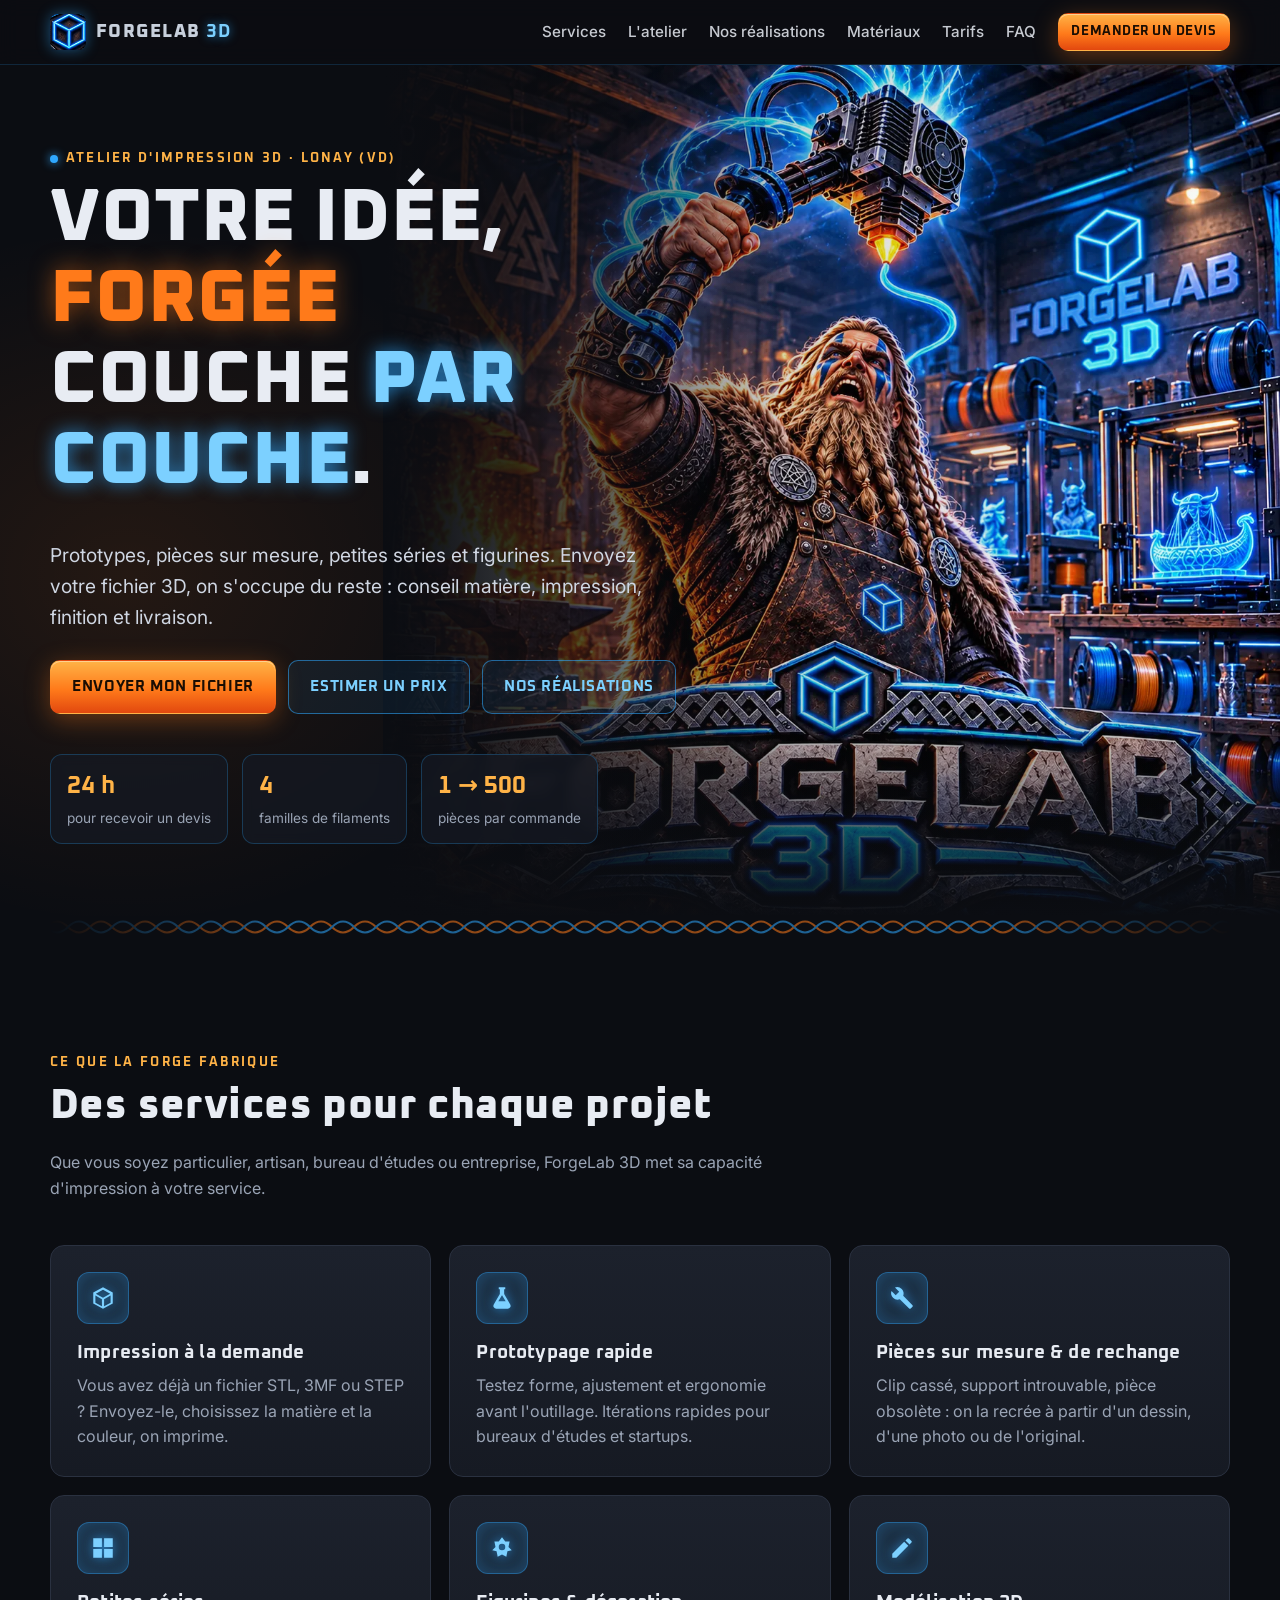
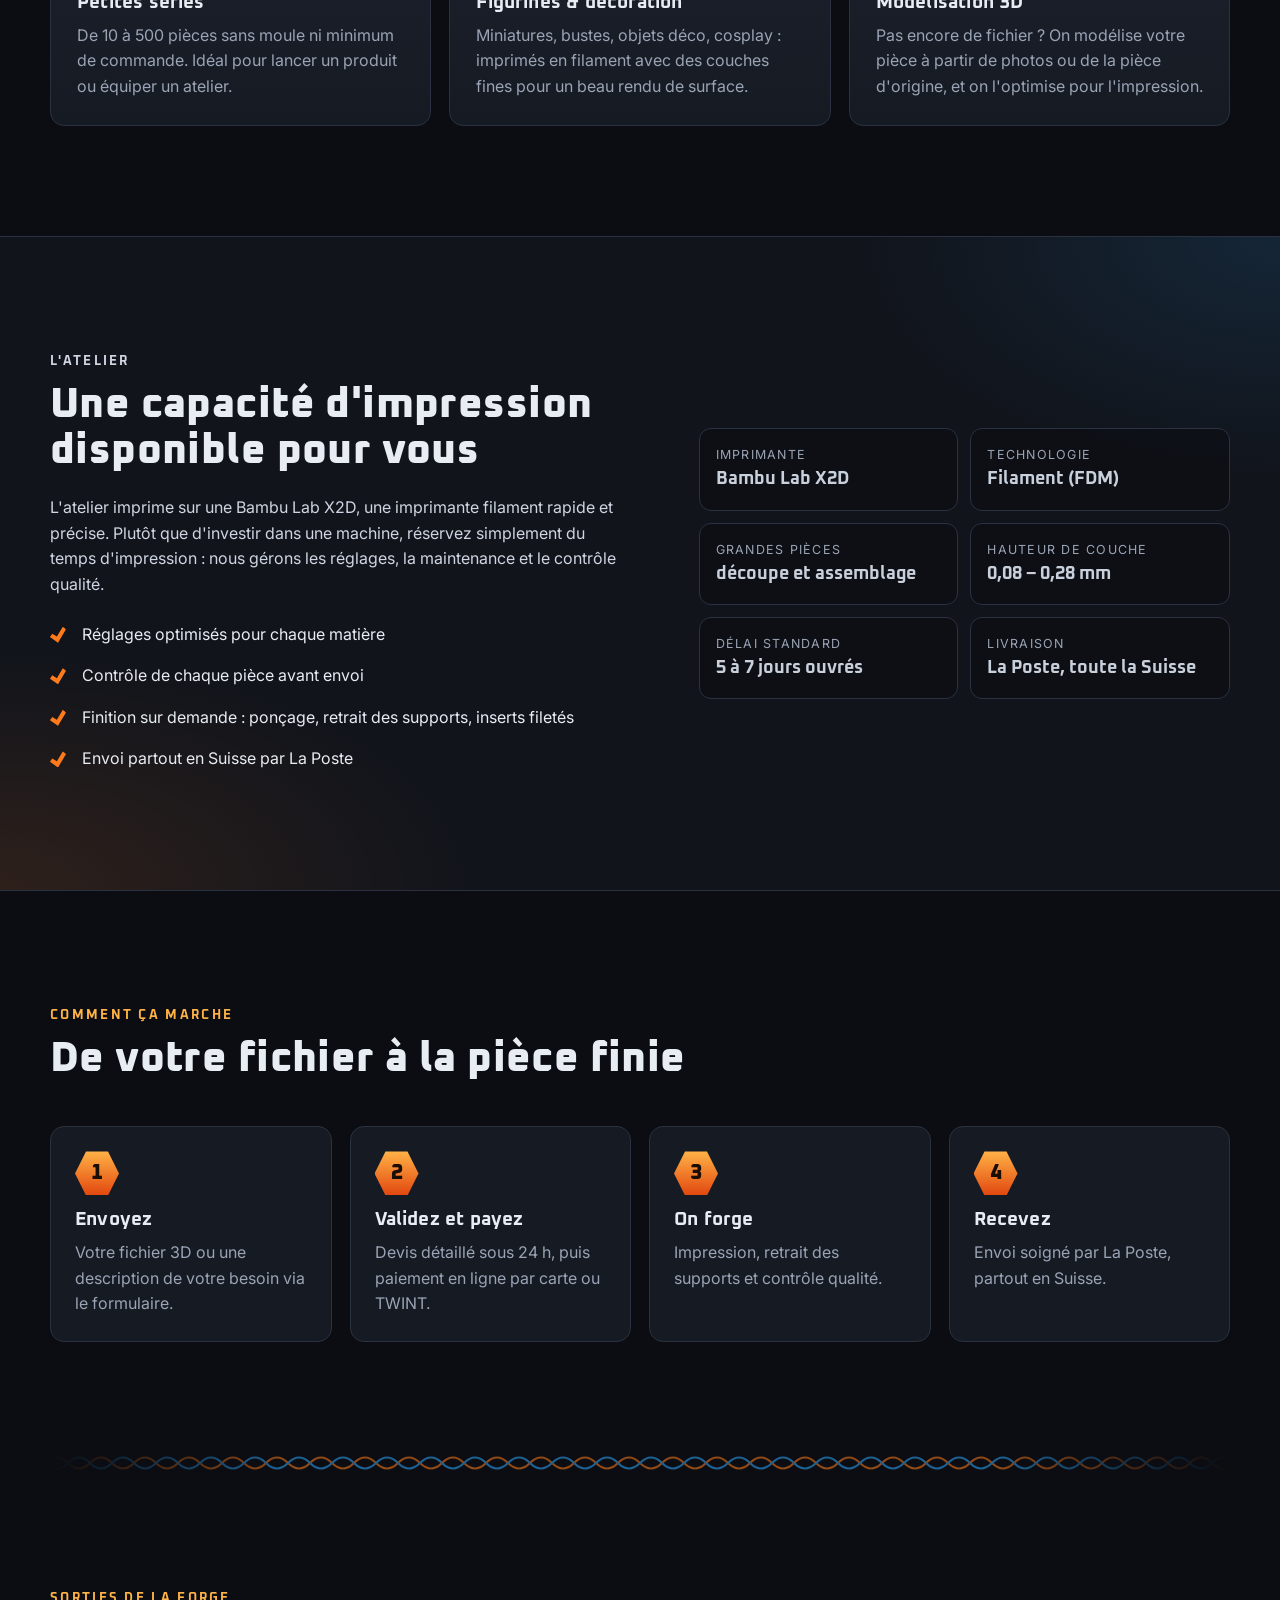
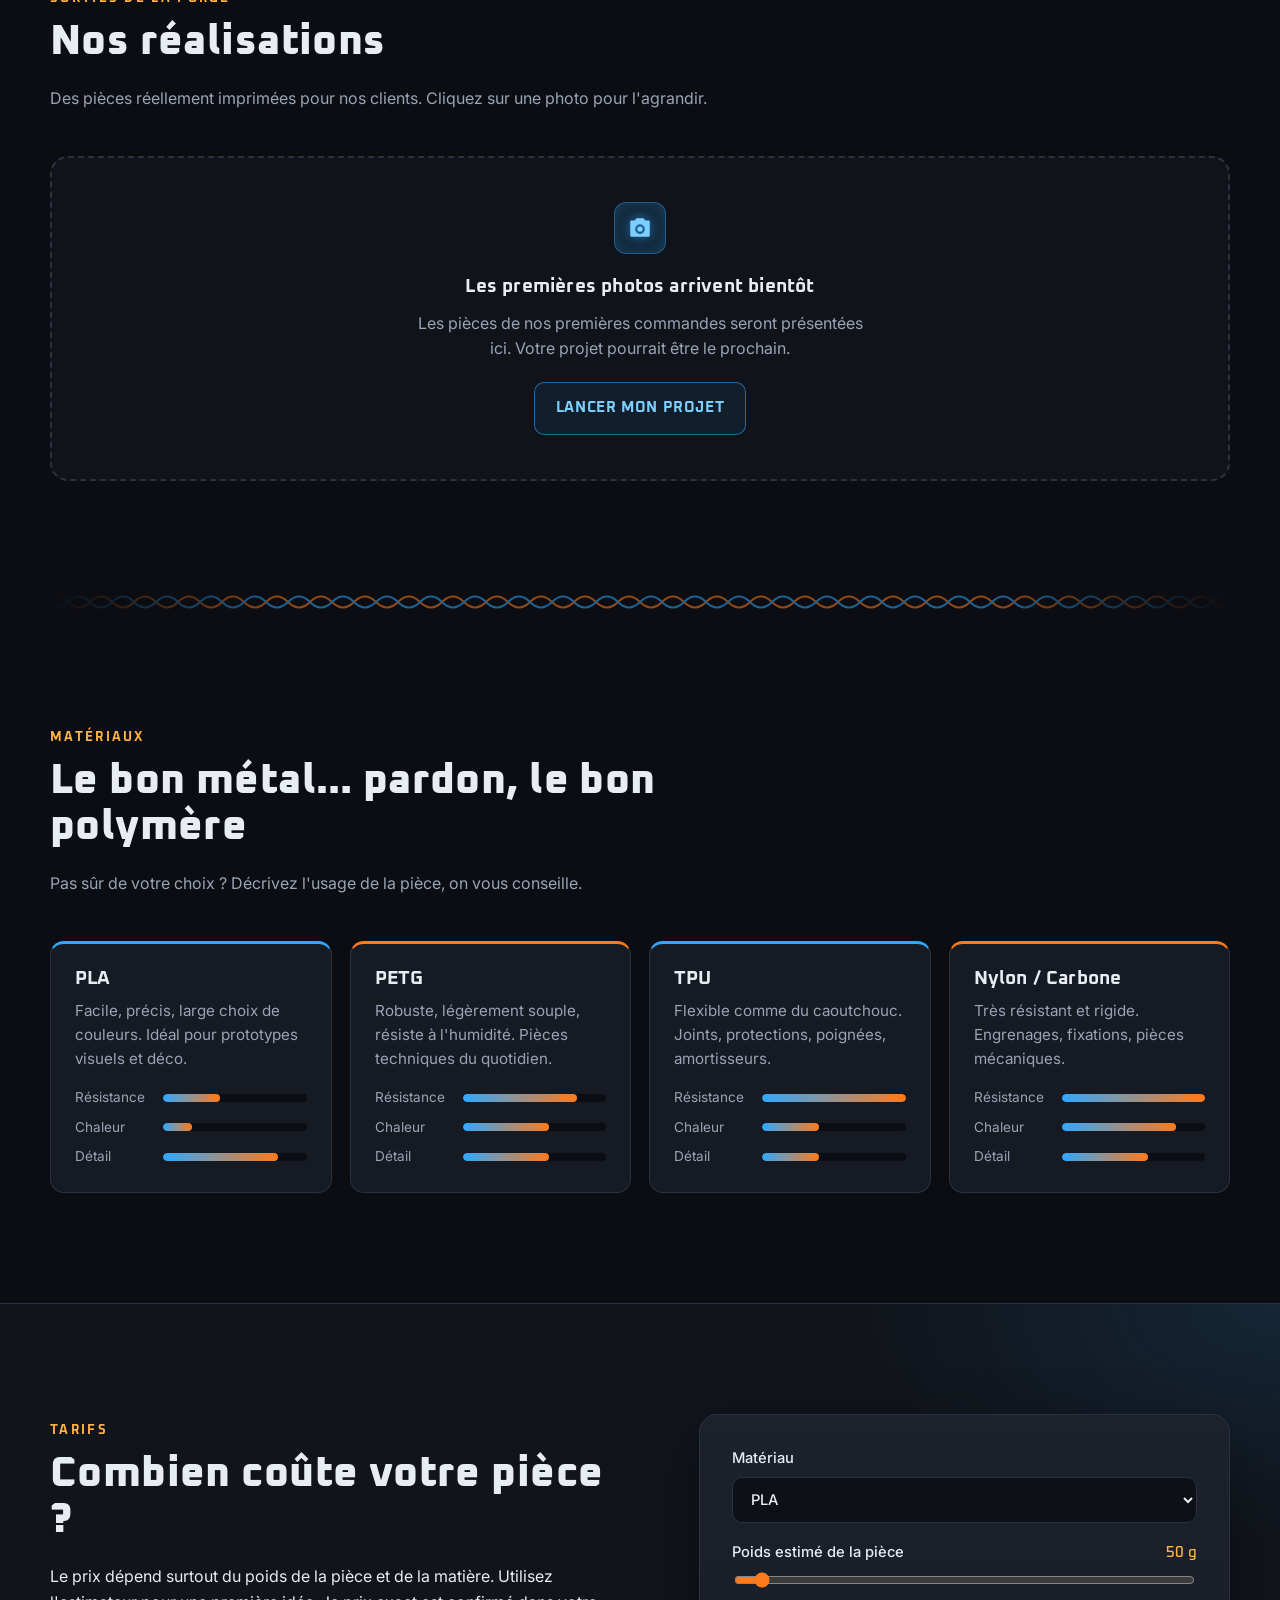
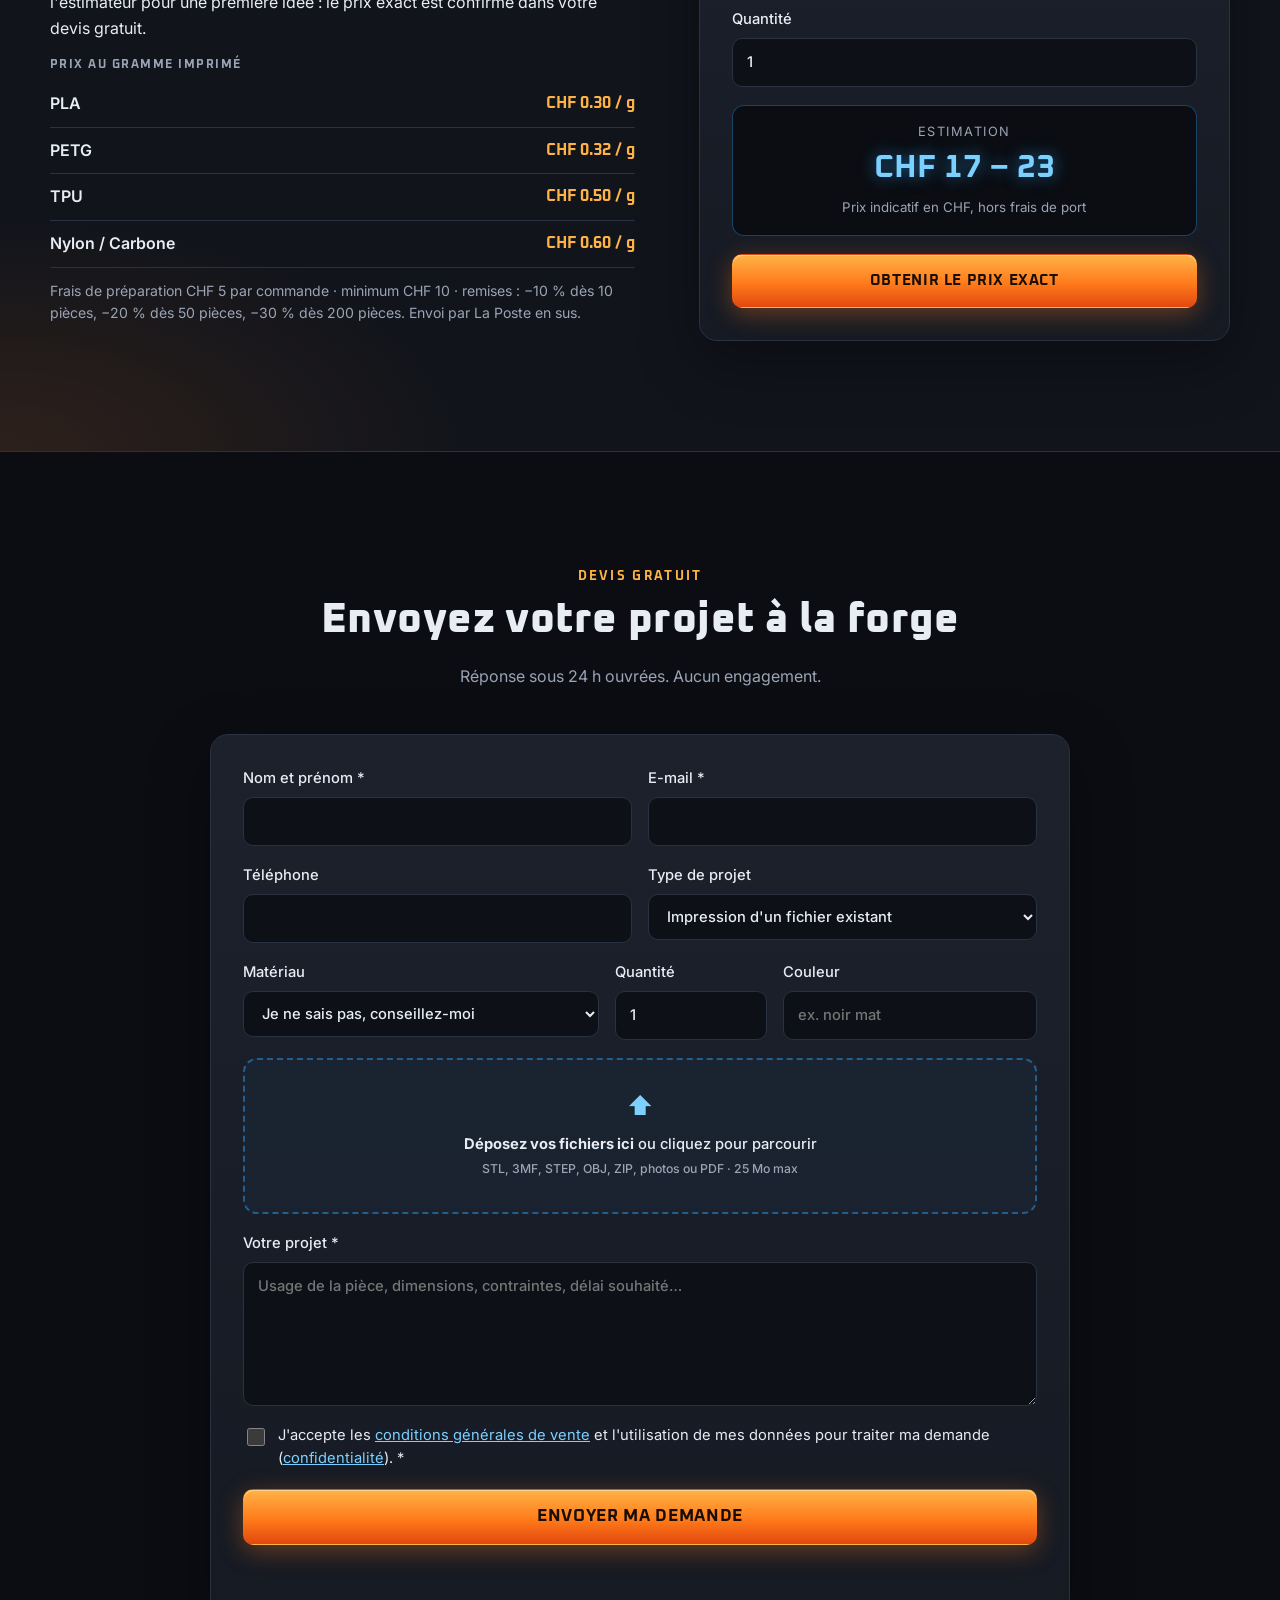
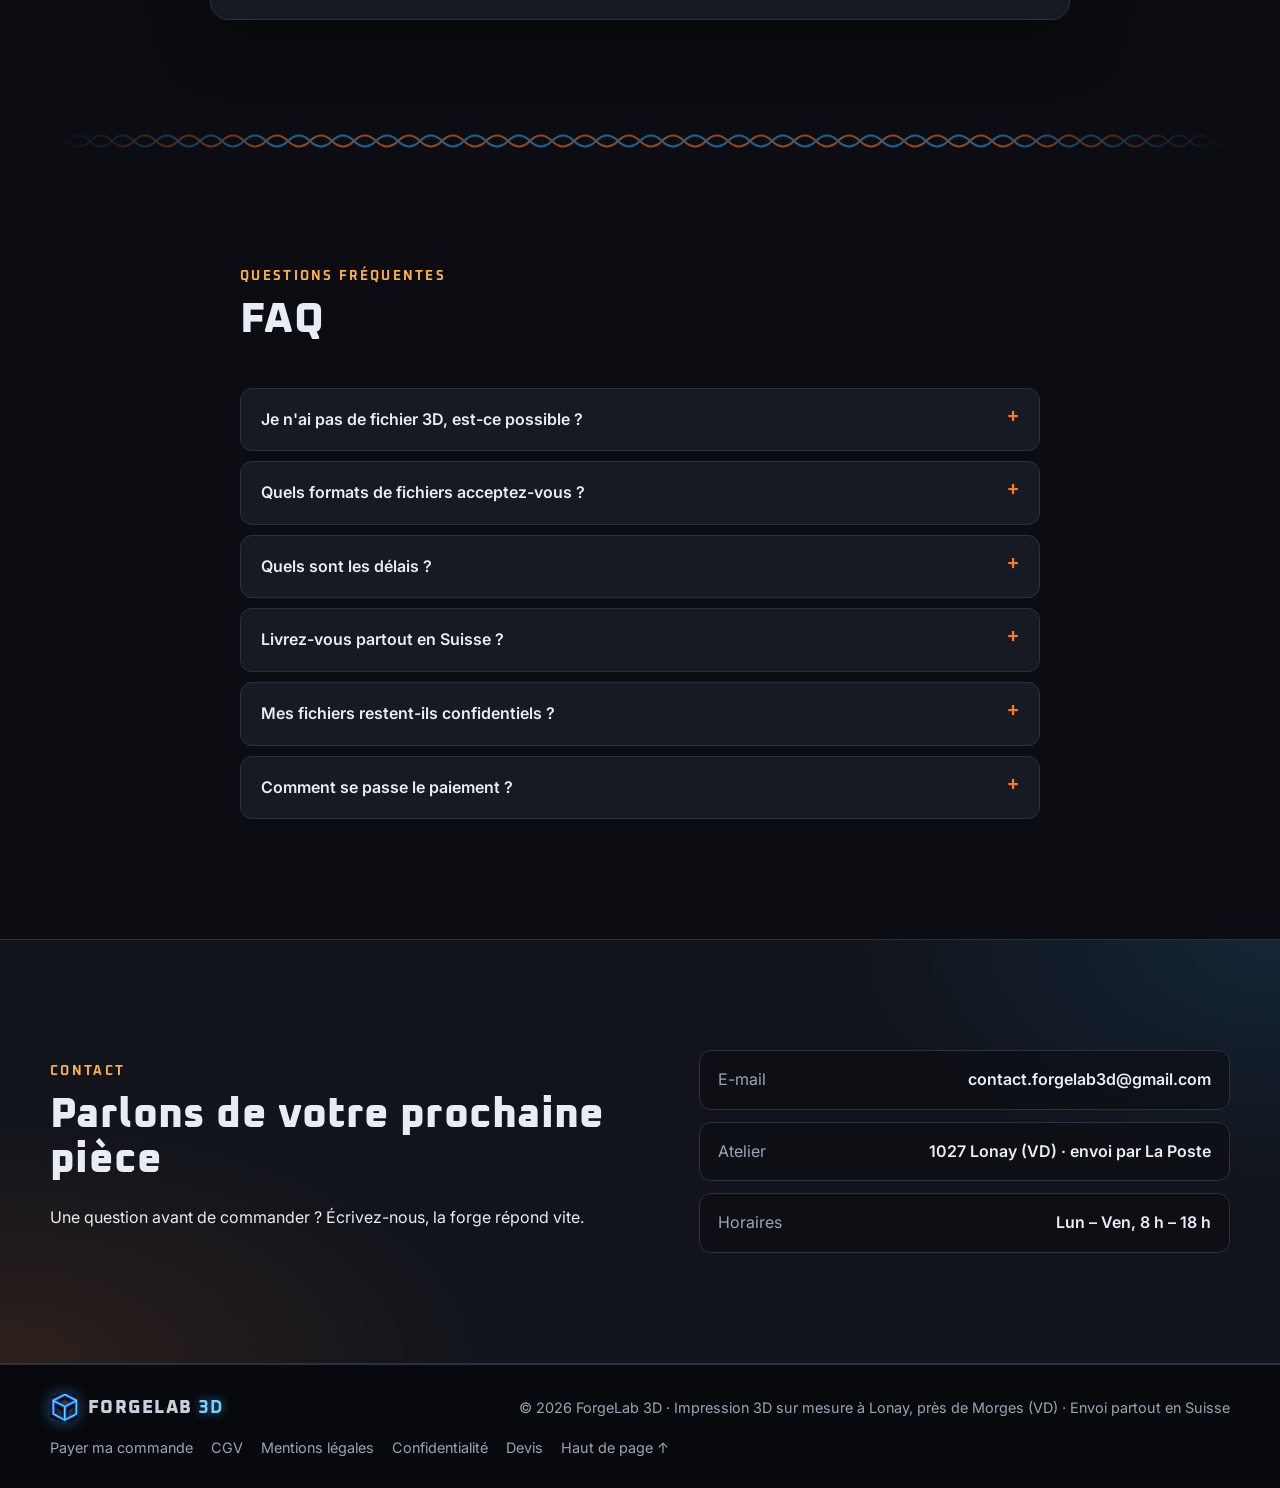
<file: index.html>
<!doctype html>
<html lang="fr-CH">
<head>
  <meta charset="utf-8">
  <meta name="viewport" content="width=device-width, initial-scale=1">
  <title>ForgeLab 3D Lonay · Impression 3D à Morges, Vaud (Suisse)</title>
  <meta name="description" content="ForgeLab 3D, atelier d'impression 3D à Lonay près de Morges (Vaud, Suisse) : prototypes, pièces sur mesure et petites séries en PLA, PETG, TPU et nylon carbone. Devis en 24 h, envoi partout en Suisse.">
  <meta name="robots" content="index, follow">
  <link rel="canonical" href="https://orochirambow.github.io/forgelab-3d-website/">
  <meta name="geo.region" content="CH-VD">
  <meta name="geo.placename" content="Lonay">
  <meta name="theme-color" content="#0b0d12">
  <link rel="icon" href="assets/img/favicon.ico" sizes="32x32">
  <link rel="icon" href="assets/img/favicon-64.png" type="image/png">
  <link rel="apple-touch-icon" href="assets/img/apple-touch-icon.png">
  <meta property="og:type" content="website">
  <meta property="og:title" content="ForgeLab 3D · Impression 3D sur mesure à Lonay (VD)">
  <meta property="og:url" content="https://orochirambow.github.io/forgelab-3d-website/">
  <meta property="og:site_name" content="ForgeLab 3D">
  <meta property="og:description" content="Votre idée, forgée couche par couche. Prototypes, pièces sur mesure et petites séries.">
  <meta property="og:image" content="https://orochirambow.github.io/forgelab-3d-website/assets/img/og-image.jpg">
  <meta name="twitter:card" content="summary_large_image">
  <meta property="og:locale" content="fr_CH">
  <link rel="preconnect" href="https://fonts.googleapis.com">
  <link rel="preconnect" href="https://fonts.gstatic.com" crossorigin>
  <link href="https://fonts.googleapis.com/css2?family=Oxanium:wght@500;700;800&family=Inter:wght@400;500;600&display=swap" rel="stylesheet">
  <link rel="stylesheet" href="css/style.css">
  <script type="application/ld+json">
  {
    "@context": "https://schema.org",
    "@type": "LocalBusiness",
    "@id": "https://orochirambow.github.io/forgelab-3d-website/#entreprise",
    "name": "ForgeLab 3D",
    "alternateName": "ForgeLab 3D Lonay",
    "description": "Atelier d'impression 3D à Lonay (VD) : prototypes, pièces sur mesure, petites séries et figurines. Envoi par La Poste dans toute la Suisse.",
    "url": "https://orochirambow.github.io/forgelab-3d-website/",
    "logo": "https://orochirambow.github.io/forgelab-3d-website/assets/img/apple-touch-icon.png",
    "image": "https://orochirambow.github.io/forgelab-3d-website/assets/img/og-image.jpg",
    "email": "contact.forgelab3d@gmail.com",
    "founder": "Evan Allan Özkan",
    "address": {
      "@type": "PostalAddress",
      "streetAddress": "Chemin des Abbesses 2a",
      "postalCode": "1027",
      "addressLocality": "Lonay",
      "addressRegion": "VD",
      "addressCountry": "CH"
    },
    "areaServed": [
      {"@type": "City", "name": "Lonay"},
      {"@type": "City", "name": "Morges"},
      {"@type": "City", "name": "Lausanne"},
      {"@type": "AdministrativeArea", "name": "Vaud"},
      {"@type": "Country", "name": "Suisse"}
    ],
    "openingHoursSpecification": {
      "@type": "OpeningHoursSpecification",
      "dayOfWeek": ["Monday","Tuesday","Wednesday","Thursday","Friday"],
      "opens": "08:00",
      "closes": "18:00"
    },
    "priceRange": "CHF",
    "currenciesAccepted": "CHF",
    "paymentAccepted": "Carte bancaire, TWINT",
    "knowsAbout": ["Impression 3D", "Prototypage rapide", "PLA", "PETG", "TPU", "Nylon carbone"]
  }
  </script>
</head>
<body>
  <a class="skip" href="#main">Aller au contenu</a>

  <header class="site-header" id="top">
    <div class="wrap header-inner">
      <a class="brand" href="#top" aria-label="ForgeLab 3D, accueil">
        <img src="assets/img/favicon-64.png" alt="" width="36" height="36">
        <span>FORGELAB <b>3D</b></span>
      </a>
      <button class="nav-toggle" aria-expanded="false" aria-controls="nav" aria-label="Ouvrir le menu">
        <span></span><span></span><span></span>
      </button>
      <nav id="nav" class="nav">
        <a href="#services">Services</a>
        <a href="#forge">L'atelier</a>
        <a href="#realisations">Nos réalisations</a>
        <a href="#materiaux">Matériaux</a>
        <a href="#estimation">Tarifs</a>
        <a href="#faq">FAQ</a>
        <a class="btn btn-fire btn-sm" href="#devis">Demander un devis</a>
      </nav>
    </div>
  </header>

  <main id="main">
    <!-- HERO -->
    <section class="hero">
      <div class="hero-bg" aria-hidden="true">
        <picture>
          <source media="(max-width: 760px)" srcset="assets/img/forgelab-hero-720.webp" type="image/webp">
          <source srcset="assets/img/forgelab-hero.webp" type="image/webp">
          <img src="assets/img/forgelab-hero.jpg" alt="" width="1254" height="1254" fetchpriority="high">
        </picture>
      </div>
      <div class="wrap hero-inner">
        <p class="eyebrow"><span class="dot"></span> Atelier d'impression 3D · Lonay (VD)</p>
        <h1>Votre idée,<br><span class="fire">forgée</span> couche <span class="neon">par couche</span>.</h1>
        <p class="lead">Prototypes, pièces sur mesure, petites séries et figurines. Envoyez votre fichier 3D, on s'occupe du reste : conseil matière, impression, finition et livraison.</p>
        <div class="hero-cta">
          <a class="btn btn-fire" href="#devis">Envoyer mon fichier</a>
          <a class="btn btn-ghost" href="#estimation">Estimer un prix</a>
          <a class="btn btn-ghost" href="#realisations">Nos réalisations</a>
        </div>
        <ul class="hero-stats">
          <li><strong>24 h</strong><span>pour recevoir un devis</span></li>
          <li><strong>4</strong><span>familles de filaments</span></li>
          <li><strong>1 → 500</strong><span>pièces par commande</span></li>
        </ul>
      </div>
    </section>

    <div class="knot" aria-hidden="true"></div>

    <!-- SERVICES -->
    <section id="services" class="section">
      <div class="wrap">
        <header class="section-head">
          <p class="eyebrow">Ce que la forge fabrique</p>
          <h2>Des services pour chaque projet</h2>
          <p>Que vous soyez particulier, artisan, bureau d'études ou entreprise, ForgeLab 3D met sa capacité d'impression à votre service.</p>
        </header>
        <div class="cards">
          <article class="card">
            <div class="icon"><svg viewBox="0 0 24 24"><path d="M12 2 3 7v10l9 5 9-5V7l-9-5Zm0 2.3 6.6 3.7L12 11.7 5.4 8 12 4.3ZM5 9.7l6 3.4v6.6l-6-3.3V9.7Zm8 10v-6.6l6-3.4v6.7l-6 3.3Z"/></svg></div>
            <h3>Impression à la demande</h3>
            <p>Vous avez déjà un fichier STL, 3MF ou STEP ? Envoyez-le, choisissez la matière et la couleur, on imprime.</p>
          </article>
          <article class="card">
            <div class="icon"><svg viewBox="0 0 24 24"><path d="M9 2h6v2h-1v4.3l5.6 9.7A2.7 2.7 0 0 1 17.3 22H6.7a2.7 2.7 0 0 1-2.3-4L10 8.3V4H9V2Zm3 7.5L8.6 15h6.8L12 9.5Z"/></svg></div>
            <h3>Prototypage rapide</h3>
            <p>Testez forme, ajustement et ergonomie avant l'outillage. Itérations rapides pour bureaux d'études et startups.</p>
          </article>
          <article class="card">
            <div class="icon"><svg viewBox="0 0 24 24"><path d="M21.7 18.6 13.1 10a6 6 0 0 0-7.6-7.7L9.4 6.2 6.2 9.4 2.3 5.5A6 6 0 0 0 10 13.1l8.6 8.6c.4.4 1 .4 1.4 0l1.7-1.7c.4-.4.4-1 0-1.4Z"/></svg></div>
            <h3>Pièces sur mesure &amp; de rechange</h3>
            <p>Clip cassé, support introuvable, pièce obsolète : on la recrée à partir d'un dessin, d'une photo ou de l'original.</p>
          </article>
          <article class="card">
            <div class="icon"><svg viewBox="0 0 24 24"><path d="M3 3h8v8H3V3Zm10 0h8v8h-8V3ZM3 13h8v8H3v-8Zm10 0h8v8h-8v-8Z"/></svg></div>
            <h3>Petites séries</h3>
            <p>De 10 à 500 pièces sans moule ni minimum de commande. Idéal pour lancer un produit ou équiper un atelier.</p>
          </article>
          <article class="card">
            <div class="icon"><svg viewBox="0 0 24 24"><path d="M12 2 9 6H5l1 5-3 3 4 1 1 5 4-2 4 2 1-5 4-1-3-3 1-5h-4l-3-4Zm0 6a3 3 0 1 1 0 6 3 3 0 0 1 0-6Z"/></svg></div>
            <h3>Figurines &amp; décoration</h3>
            <p>Miniatures, bustes, objets déco, cosplay : imprimés en filament avec des couches fines pour un beau rendu de surface.</p>
          </article>
          <article class="card">
            <div class="icon"><svg viewBox="0 0 24 24"><path d="M3 17.2V21h3.8L17.8 10 14 6.2 3 17.2ZM20.7 7a1 1 0 0 0 0-1.4l-2.3-2.3a1 1 0 0 0-1.4 0l-1.8 1.8L19 8.8 20.7 7Z"/></svg></div>
            <h3>Modélisation 3D</h3>
            <p>Pas encore de fichier ? On modélise votre pièce à partir de photos ou de la pièce d'origine, et on l'optimise pour l'impression.</p>
          </article>
        </div>
      </div>
    </section>

    <!-- L'ATELIER / CAPACITE -->
    <section id="forge" class="section section-forge">
      <div class="wrap forge-grid">
        <div class="forge-text">
          <p class="eyebrow">L'atelier</p>
          <h2>Une capacité d'impression disponible pour vous</h2>
          <p>L'atelier imprime sur une Bambu Lab X2D, une imprimante filament rapide et précise. Plutôt que d'investir dans une machine, réservez simplement du temps d'impression : nous gérons les réglages, la maintenance et le contrôle qualité.</p>
          <ul class="checks">
            <li>Réglages optimisés pour chaque matière</li>
            <li>Contrôle de chaque pièce avant envoi</li>
            <li>Finition sur demande : ponçage, retrait des supports, inserts filetés</li>
            <li>Envoi partout en Suisse par La Poste</li>
          </ul>
        </div>
        <div class="specs">
          <div class="spec"><span class="k">Imprimante</span><span class="v">Bambu Lab X2D</span></div>
          <div class="spec"><span class="k">Technologie</span><span class="v">Filament (FDM)</span></div>
          <div class="spec"><span class="k">Grandes pièces</span><span class="v">découpe et assemblage</span></div>
          <div class="spec"><span class="k">Hauteur de couche</span><span class="v">0,08 – 0,28 mm</span></div>
          <div class="spec"><span class="k">Délai standard</span><span class="v">5 à 7 jours ouvrés</span></div>
          <div class="spec"><span class="k">Livraison</span><span class="v">La Poste, toute la Suisse</span></div>
        </div>
      </div>
    </section>

    <!-- PROCESS -->
    <section class="section">
      <div class="wrap">
        <header class="section-head">
          <p class="eyebrow">Comment ça marche</p>
          <h2>De votre fichier à la pièce finie</h2>
        </header>
        <ol class="steps">
          <li><span class="n">1</span><h3>Envoyez</h3><p>Votre fichier 3D ou une description de votre besoin via le formulaire.</p></li>
          <li><span class="n">2</span><h3>Validez et payez</h3><p>Devis détaillé sous 24 h, puis paiement en ligne par carte ou TWINT.</p></li>
          <li><span class="n">3</span><h3>On forge</h3><p>Impression, retrait des supports et contrôle qualité.</p></li>
          <li><span class="n">4</span><h3>Recevez</h3><p>Envoi soigné par La Poste, partout en Suisse.</p></li>
        </ol>
      </div>
    </section>

    <div class="knot" aria-hidden="true"></div>

    <!-- REALISATIONS -->
    <section id="realisations" class="section">
      <div class="wrap">
        <header class="section-head">
          <p class="eyebrow">Sorties de la forge</p>
          <h2>Nos réalisations</h2>
          <p>Des pièces réellement imprimées pour nos clients. Cliquez sur une photo pour l'agrandir.</p>
        </header>
        <div class="gallery-filters" id="gallery-filters" hidden></div>
        <div class="gallery" id="gallery"></div>
        <div class="gallery-empty" id="gallery-empty" hidden>
          <div class="icon"><svg viewBox="0 0 24 24"><path d="M4 5h3l2-2h6l2 2h3a1 1 0 0 1 1 1v13a1 1 0 0 1-1 1H4a1 1 0 0 1-1-1V6a1 1 0 0 1 1-1Zm8 3.5a4.5 4.5 0 1 0 0 9 4.5 4.5 0 0 0 0-9Zm0 2a2.5 2.5 0 1 1 0 5 2.5 2.5 0 0 1 0-5Z"/></svg></div>
          <h3>Les premières photos arrivent bientôt</h3>
          <p>Les pièces de nos premières commandes seront présentées ici. Votre projet pourrait être le prochain.</p>
          <a class="btn btn-ghost" href="#devis">Lancer mon projet</a>
        </div>
      </div>
    </section>

    <dialog class="lightbox" id="lightbox" aria-label="Photo agrandie">
      <button class="lb-close" id="lb-close" aria-label="Fermer">×</button>
      <button class="lb-nav lb-prev" id="lb-prev" aria-label="Photo précédente">‹</button>
      <figure>
        <img id="lb-img" alt="">
        <figcaption id="lb-cap"></figcaption>
      </figure>
      <button class="lb-nav lb-next" id="lb-next" aria-label="Photo suivante">›</button>
    </dialog>

    <div class="knot" aria-hidden="true"></div>

    <!-- MATERIAUX -->
    <section id="materiaux" class="section">
      <div class="wrap">
        <header class="section-head">
          <p class="eyebrow">Matériaux</p>
          <h2>Le bon métal… pardon, le bon polymère</h2>
          <p>Pas sûr de votre choix ? Décrivez l'usage de la pièce, on vous conseille.</p>
        </header>
        <div class="materials">
          <article class="mat">
            <h3>PLA</h3><p>Facile, précis, large choix de couleurs. Idéal pour prototypes visuels et déco.</p>
            <dl><dt>Résistance</dt><dd><i style="--v:2"></i></dd><dt>Chaleur</dt><dd><i style="--v:1"></i></dd><dt>Détail</dt><dd><i style="--v:4"></i></dd></dl>
          </article>
          <article class="mat">
            <h3>PETG</h3><p>Robuste, légèrement souple, résiste à l'humidité. Pièces techniques du quotidien.</p>
            <dl><dt>Résistance</dt><dd><i style="--v:4"></i></dd><dt>Chaleur</dt><dd><i style="--v:3"></i></dd><dt>Détail</dt><dd><i style="--v:3"></i></dd></dl>
          </article>
          <article class="mat">
            <h3>TPU</h3><p>Flexible comme du caoutchouc. Joints, protections, poignées, amortisseurs.</p>
            <dl><dt>Résistance</dt><dd><i style="--v:5"></i></dd><dt>Chaleur</dt><dd><i style="--v:2"></i></dd><dt>Détail</dt><dd><i style="--v:2"></i></dd></dl>
          </article>
          <article class="mat">
            <h3>Nylon / Carbone</h3><p>Très résistant et rigide. Engrenages, fixations, pièces mécaniques.</p>
            <dl><dt>Résistance</dt><dd><i style="--v:5"></i></dd><dt>Chaleur</dt><dd><i style="--v:4"></i></dd><dt>Détail</dt><dd><i style="--v:3"></i></dd></dl>
          </article>
        </div>
      </div>
    </section>

    <!-- ESTIMATION -->
    <section id="estimation" class="section section-forge">
      <div class="wrap est-grid">
        <div>
          <p class="eyebrow">Tarifs</p>
          <h2>Combien coûte votre pièce ?</h2>
          <p>Le prix dépend surtout du poids de la pièce et de la matière. Utilisez l'estimateur pour une première idée : le prix exact est confirmé dans votre devis gratuit.</p>
          <table class="price-table" id="price-table">
            <caption>Prix au gramme imprimé</caption>
            <tbody></tbody>
          </table>
          <p class="price-notes" id="price-notes"></p>
        </div>
        <form class="estimator" id="estimator" onsubmit="return false">
          <label>Matériau
            <select id="est-mat"></select>
          </label>
          <label>Poids estimé de la pièce <output id="est-w-out">50 g</output>
            <input type="range" id="est-w" min="5" max="1000" step="5" value="50">
          </label>
          <label>Quantité
            <input type="number" id="est-q" min="1" max="500" value="1" inputmode="numeric">
          </label>
          <div class="est-result" aria-live="polite">
            <span>Estimation</span>
            <strong id="est-price">CHF —</strong>
            <small>Prix indicatif en CHF, hors frais de port</small>
          </div>
          <a class="btn btn-fire" href="#devis" id="est-to-quote">Obtenir le prix exact</a>
        </form>
      </div>
    </section>

    <!-- DEVIS -->
    <section id="devis" class="section">
      <div class="wrap">
        <header class="section-head">
          <p class="eyebrow">Devis gratuit</p>
          <h2>Envoyez votre projet à la forge</h2>
          <p>Réponse sous 24 h ouvrées. Aucun engagement.</p>
        </header>
        <form class="quote" id="quote" action="#" method="POST" enctype="multipart/form-data" novalidate>
          <div class="row">
            <label>Nom et prénom *<input name="nom" required autocomplete="name"></label>
            <label>E-mail *<input name="email" type="email" required autocomplete="email"></label>
          </div>
          <div class="row">
            <label>Téléphone<input name="telephone" type="tel" autocomplete="tel"></label>
            <label>Type de projet
              <select name="type_projet">
                <option>Impression d'un fichier existant</option>
                <option>Prototype</option>
                <option>Pièce de rechange / sur mesure</option>
                <option>Petite série</option>
                <option>Figurine / déco</option>
                <option>Modélisation 3D</option>
                <option>Autre</option>
              </select>
            </label>
          </div>
          <div class="row row-3">
            <label>Matériau
              <select name="materiau" id="q-mat">
                <option>Je ne sais pas, conseillez-moi</option>
                <option>PLA</option><option>PETG</option>
                <option>TPU</option><option>Nylon / Carbone</option>
              </select>
            </label>
            <label>Quantité<input name="quantite" id="q-qty" type="number" min="1" value="1" inputmode="numeric"></label>
            <label>Couleur<input name="couleur" placeholder="ex. noir mat"></label>
          </div>
          <label class="drop" id="drop">
            <input type="file" name="fichier" id="file" multiple accept=".stl,.3mf,.step,.stp,.obj,.zip,.jpg,.jpeg,.png,.pdf">
            <span class="drop-icon" aria-hidden="true">⬆</span>
            <span class="drop-text"><b>Déposez vos fichiers ici</b> ou cliquez pour parcourir<br><small>STL, 3MF, STEP, OBJ, ZIP, photos ou PDF · 25 Mo max</small></span>
            <span class="drop-list" id="file-list"></span>
          </label>
          <label>Votre projet *<textarea name="message" rows="5" required placeholder="Usage de la pièce, dimensions, contraintes, délai souhaité…"></textarea></label>
          <label class="inline"><input type="checkbox" name="consentement" required><span>J'accepte les <a href="cgv.html">conditions générales de vente</a> et l'utilisation de mes données pour traiter ma demande (<a href="confidentialite.html">confidentialité</a>). *</span></label>
          <input type="text" name="_gotcha" class="hp" tabindex="-1" autocomplete="off" aria-hidden="true">
          <button class="btn btn-fire btn-lg" type="submit">Envoyer ma demande</button>
          <p class="form-status" id="form-status" role="status"></p>
        </form>
      </div>
    </section>

    <div class="knot" aria-hidden="true"></div>

    <!-- FAQ -->
    <section id="faq" class="section">
      <div class="wrap narrow">
        <header class="section-head">
          <p class="eyebrow">Questions fréquentes</p>
          <h2>FAQ</h2>
        </header>
        <details><summary>Je n'ai pas de fichier 3D, est-ce possible ?</summary><p>Oui. Envoyez des photos ou la pièce d'origine : nous proposons la modélisation 3D et vous la facturons à part, sur devis.</p></details>
        <details><summary>Quels formats de fichiers acceptez-vous ?</summary><p>STL, 3MF, OBJ et STEP. Pour les gros fichiers, un lien de téléchargement (WeTransfer, SwissTransfer, Drive) fonctionne aussi.</p></details>
        <details><summary>Quels sont les délais ?</summary><p>Comptez 5 à 7 jours ouvrés après validation du devis, plus le temps d'acheminement par La Poste (1 à 2 jours).</p></details>
        <details><summary>Livrez-vous partout en Suisse ?</summary><p>Oui, toutes les commandes sont envoyées par La Poste, bien emballées, partout en Suisse.</p></details>
        <details><summary>Mes fichiers restent-ils confidentiels ?</summary><p>Toujours. Vos fichiers servent uniquement à votre commande et ne sont jamais partagés. Un accord de confidentialité peut être signé sur demande.</p></details>
        <details><summary>Comment se passe le paiement ?</summary><p>Une fois le devis validé, vous recevez par e-mail un lien de paiement sécurisé : carte bancaire (Visa, Mastercard) ou TWINT. L'impression démarre dès réception du paiement.</p></details>
      </div>
    </section>

    <!-- CONTACT -->
    <section id="contact" class="section section-forge">
      <div class="wrap contact-grid">
        <div>
          <p class="eyebrow">Contact</p>
          <h2>Parlons de votre prochaine pièce</h2>
          <p>Une question avant de commander ? Écrivez-nous, la forge répond vite.</p>
        </div>
        <ul class="contact-list">
          <li><span>E-mail</span><a href="mailto:contact.forgelab3d@gmail.com" data-contact-email>contact.forgelab3d@gmail.com</a></li>
          <li><span>Atelier</span><b data-contact-city>1027 Lonay (VD) · envoi par La Poste</b></li>
          <li><span>Horaires</span><b>Lun – Ven, 8 h – 18 h</b></li>
        </ul>
      </div>
    </section>
  </main>

  <nav class="tabbar" aria-label="Accès rapide">
    <a href="#top"><svg viewBox="0 0 24 24"><path d="M12 3 2 11h3v9h5v-6h4v6h5v-9h3L12 3Z"/></svg><span>Accueil</span></a>
    <a href="#realisations"><svg viewBox="0 0 24 24"><path d="M4 5h3l2-2h6l2 2h3a1 1 0 0 1 1 1v13a1 1 0 0 1-1 1H4a1 1 0 0 1-1-1V6a1 1 0 0 1 1-1Zm8 3.5a4.5 4.5 0 1 0 0 9 4.5 4.5 0 0 0 0-9Zm0 2a2.5 2.5 0 1 1 0 5 2.5 2.5 0 0 1 0-5Z"/></svg><span>Nos réalisations</span></a>
    <a href="#estimation"><svg viewBox="0 0 24 24"><path d="M6 2h12a2 2 0 0 1 2 2v16a2 2 0 0 1-2 2H6a2 2 0 0 1-2-2V4a2 2 0 0 1 2-2Zm1 3v4h10V5H7Zm0 7v2h2v-2H7Zm4 0v2h2v-2h-2Zm4 0v6h2v-6h-2Zm-8 4v2h2v-2H7Zm4 0v2h2v-2h-2Z"/></svg><span>Prix</span></a>
    <a href="#devis" class="tab-cta"><svg viewBox="0 0 24 24"><path d="M5 20h14v-2H5v2Zm7-18-6 6h4v6h4V8h4l-6-6Z"/></svg><span>Devis</span></a>
  </nav>

  <footer class="site-footer">
    <div class="wrap footer-inner">
      <a class="brand" href="#top"><img src="assets/img/favicon-64.png" alt="" width="28" height="28"><span>FORGELAB <b>3D</b></span></a>
      <p>© <span id="year">2026</span> ForgeLab 3D · Impression 3D sur mesure à Lonay, près de Morges (VD) · Envoi partout en Suisse</p>
      <nav><a href="paiement.html">Payer ma commande</a><a href="cgv.html">CGV</a><a href="mentions-legales.html">Mentions légales</a><a href="confidentialite.html">Confidentialité</a><a href="#devis">Devis</a><a href="#top">Haut de page ↑</a></nav>
    </div>
  </footer>

  <script src="js/config.js"></script>
  <script src="js/main.js"></script>
</body>
</html>
</file>
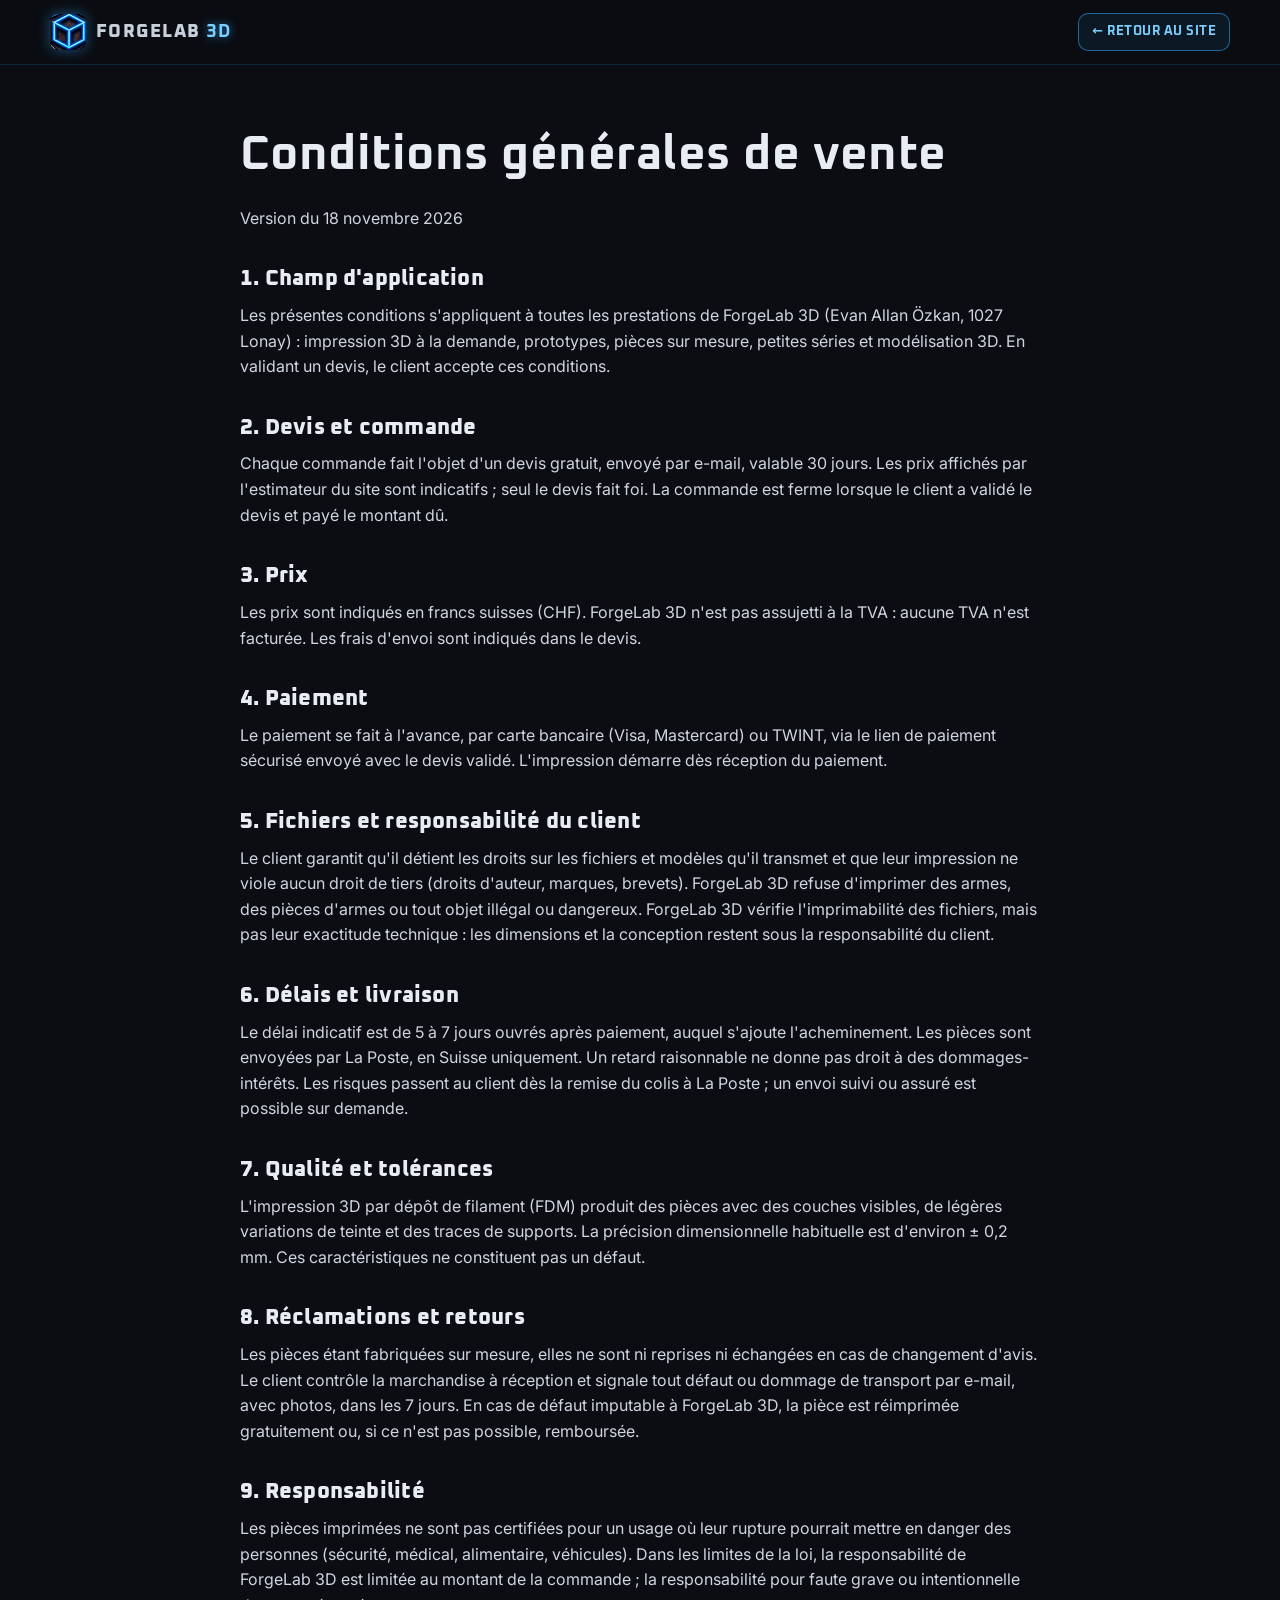
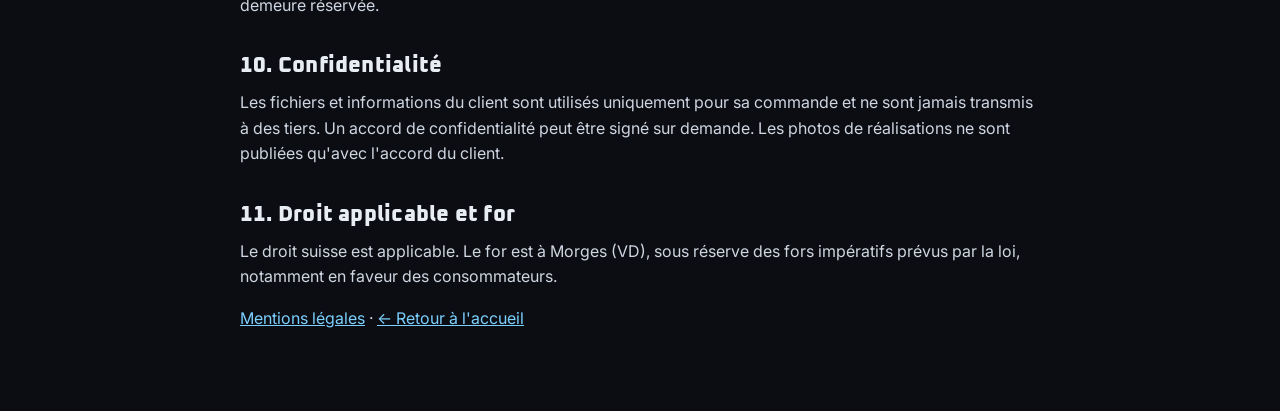
<file: cgv.html>
<!doctype html>
<html lang="fr-CH">
<head>
  <meta charset="utf-8">
  <meta name="viewport" content="width=device-width, initial-scale=1">
  <title>Conditions générales de vente · ForgeLab 3D</title>
  <link rel="canonical" href="https://orochirambow.github.io/forgelab-3d-website/cgv.html">
  <meta name="theme-color" content="#0b0d12">
  <link rel="icon" href="assets/img/favicon-64.png" type="image/png">
  <link rel="preconnect" href="https://fonts.googleapis.com">
  <link rel="preconnect" href="https://fonts.gstatic.com" crossorigin>
  <link href="https://fonts.googleapis.com/css2?family=Oxanium:wght@500;700;800&family=Inter:wght@400;500;600&display=swap" rel="stylesheet">
  <link rel="stylesheet" href="css/style.css">
</head>
<body>
  <header class="site-header">
    <div class="wrap header-inner">
      <a class="brand" href="index.html"><img src="assets/img/favicon-64.png" alt="" width="36" height="36"><span>FORGELAB <b>3D</b></span></a>
      <a class="btn btn-ghost btn-sm" href="index.html">← Retour au site</a>
    </div>
  </header>
  <main class="legal">
    <div class="wrap narrow">
      <h1>Conditions générales de vente</h1>
      <p>Version du 18 novembre 2026</p>

      <h2>1. Champ d'application</h2>
      <p>Les présentes conditions s'appliquent à toutes les prestations de ForgeLab 3D (<span data-legal="owner">Evan Allan Özkan</span>, 1027 Lonay) : impression 3D à la demande, prototypes, pièces sur mesure, petites séries et modélisation 3D. En validant un devis, le client accepte ces conditions.</p>

      <h2>2. Devis et commande</h2>
      <p>Chaque commande fait l'objet d'un devis gratuit, envoyé par e-mail, valable 30 jours. Les prix affichés par l'estimateur du site sont indicatifs ; seul le devis fait foi. La commande est ferme lorsque le client a validé le devis et payé le montant dû.</p>

      <h2>3. Prix</h2>
      <p>Les prix sont indiqués en francs suisses (CHF). <span data-legal="vat-cgv">ForgeLab 3D n'est pas assujetti à la TVA : aucune TVA n'est facturée.</span> Les frais d'envoi sont indiqués dans le devis.</p>

      <h2>4. Paiement</h2>
      <p>Le paiement se fait à l'avance, par carte bancaire (Visa, Mastercard) ou TWINT, via le lien de paiement sécurisé envoyé avec le devis validé. L'impression démarre dès réception du paiement.</p>

      <h2>5. Fichiers et responsabilité du client</h2>
      <p>Le client garantit qu'il détient les droits sur les fichiers et modèles qu'il transmet et que leur impression ne viole aucun droit de tiers (droits d'auteur, marques, brevets). ForgeLab 3D refuse d'imprimer des armes, des pièces d'armes ou tout objet illégal ou dangereux. ForgeLab 3D vérifie l'imprimabilité des fichiers, mais pas leur exactitude technique : les dimensions et la conception restent sous la responsabilité du client.</p>

      <h2>6. Délais et livraison</h2>
      <p>Le délai indicatif est de 5 à 7 jours ouvrés après paiement, auquel s'ajoute l'acheminement. Les pièces sont envoyées par La Poste, en Suisse uniquement. Un retard raisonnable ne donne pas droit à des dommages-intérêts. Les risques passent au client dès la remise du colis à La Poste ; un envoi suivi ou assuré est possible sur demande.</p>

      <h2>7. Qualité et tolérances</h2>
      <p>L'impression 3D par dépôt de filament (FDM) produit des pièces avec des couches visibles, de légères variations de teinte et des traces de supports. La précision dimensionnelle habituelle est d'environ ± 0,2 mm. Ces caractéristiques ne constituent pas un défaut.</p>

      <h2>8. Réclamations et retours</h2>
      <p>Les pièces étant fabriquées sur mesure, elles ne sont ni reprises ni échangées en cas de changement d'avis. Le client contrôle la marchandise à réception et signale tout défaut ou dommage de transport par e-mail, avec photos, dans les 7 jours. En cas de défaut imputable à ForgeLab 3D, la pièce est réimprimée gratuitement ou, si ce n'est pas possible, remboursée.</p>

      <h2>9. Responsabilité</h2>
      <p>Les pièces imprimées ne sont pas certifiées pour un usage où leur rupture pourrait mettre en danger des personnes (sécurité, médical, alimentaire, véhicules). Dans les limites de la loi, la responsabilité de ForgeLab 3D est limitée au montant de la commande ; la responsabilité pour faute grave ou intentionnelle demeure réservée.</p>

      <h2>10. Confidentialité</h2>
      <p>Les fichiers et informations du client sont utilisés uniquement pour sa commande et ne sont jamais transmis à des tiers. Un accord de confidentialité peut être signé sur demande. Les photos de réalisations ne sont publiées qu'avec l'accord du client.</p>

      <h2>11. Droit applicable et for</h2>
      <p>Le droit suisse est applicable. Le for est à Morges (VD), sous réserve des fors impératifs prévus par la loi, notamment en faveur des consommateurs.</p>

      <p><a href="mentions-legales.html">Mentions légales</a> · <a href="index.html">← Retour à l'accueil</a></p>
    </div>
  </main>
  <script src="js/config.js"></script>
  <script src="js/legal.js"></script>
</body>
</html>
</file>
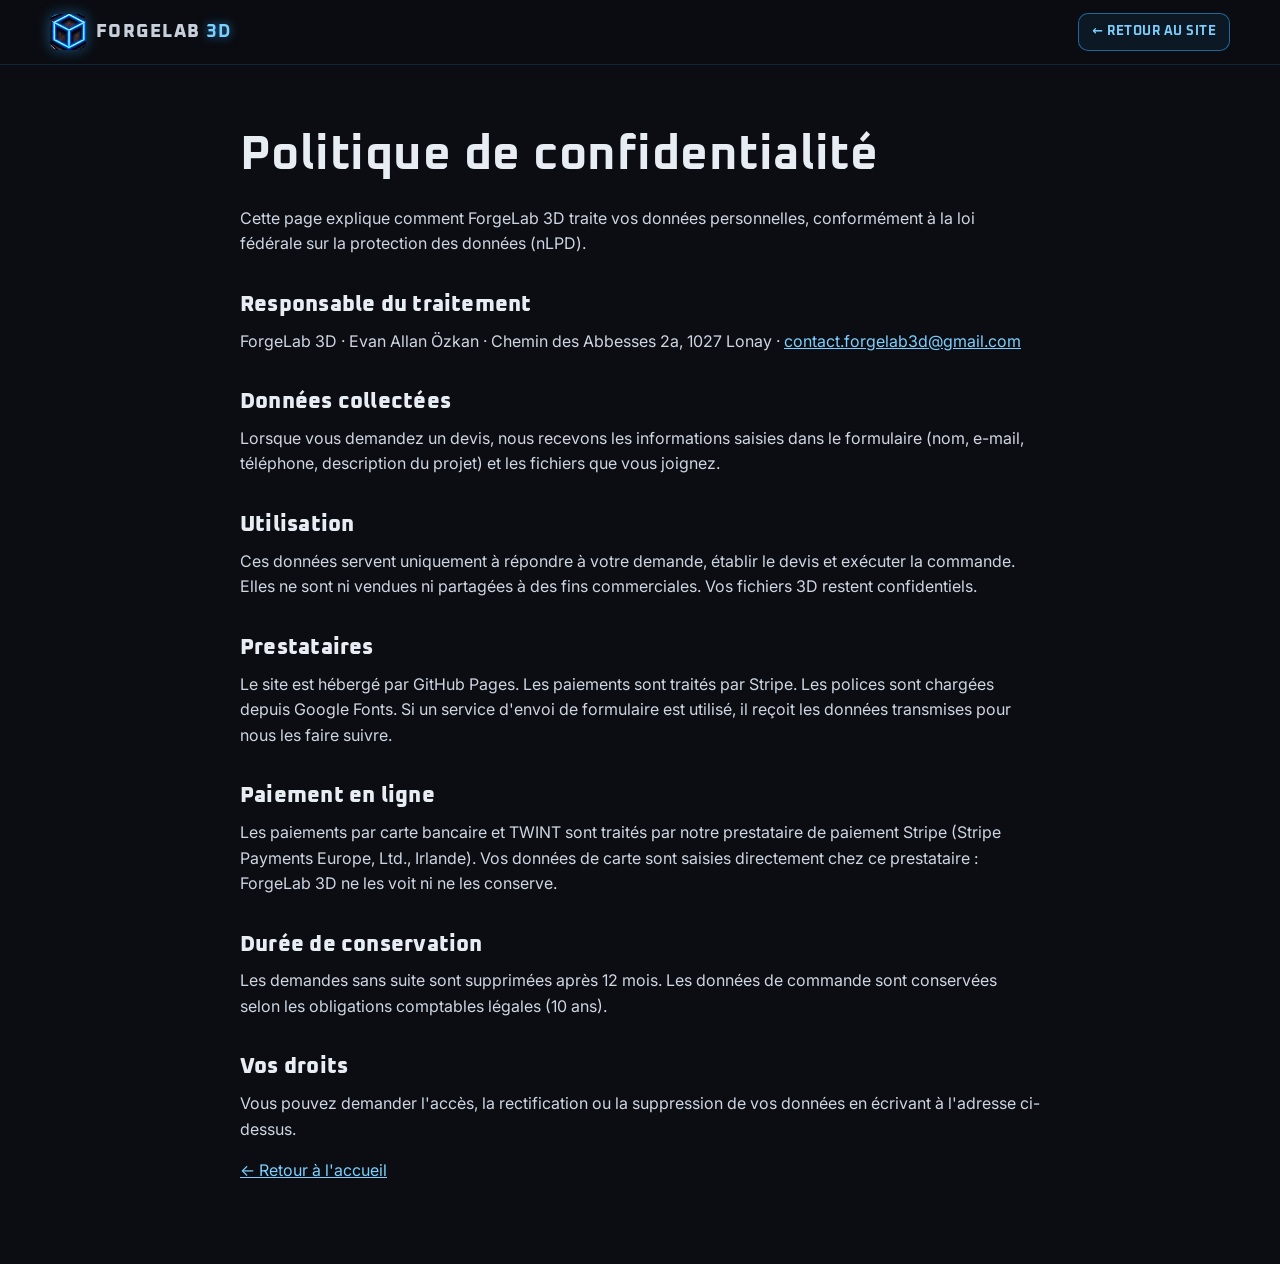
<file: confidentialite.html>
<!doctype html>
<html lang="fr-CH">
<head>
  <meta charset="utf-8">
  <meta name="viewport" content="width=device-width, initial-scale=1">
  <title>Confidentialité · ForgeLab 3D</title>
  <meta name="robots" content="noindex">
  <link rel="icon" href="assets/img/favicon-64.png" type="image/png">
  <link rel="preconnect" href="https://fonts.googleapis.com">
  <link rel="preconnect" href="https://fonts.gstatic.com" crossorigin>
  <link href="https://fonts.googleapis.com/css2?family=Oxanium:wght@500;700;800&family=Inter:wght@400;500;600&display=swap" rel="stylesheet">
  <link rel="stylesheet" href="css/style.css">
</head>
<body>
  <header class="site-header">
    <div class="wrap header-inner">
      <a class="brand" href="index.html"><img src="assets/img/favicon-64.png" alt="" width="36" height="36"><span>FORGELAB <b>3D</b></span></a>
      <a class="btn btn-ghost btn-sm" href="index.html">← Retour au site</a>
    </div>
  </header>
  <main class="legal">
    <div class="wrap narrow">
      <h1>Politique de confidentialité</h1>
      <p>Cette page explique comment ForgeLab 3D traite vos données personnelles, conformément à la loi fédérale sur la protection des données (nLPD).</p>
      <h2>Responsable du traitement</h2>
      <p>ForgeLab 3D · <span data-legal="owner">Evan Allan Özkan</span> · <span data-legal="street" data-suffix=", ">Chemin des Abbesses 2a, </span>1027 Lonay · <a href="mailto:contact.forgelab3d@gmail.com">contact.forgelab3d@gmail.com</a></p>
      <h2>Données collectées</h2>
      <p>Lorsque vous demandez un devis, nous recevons les informations saisies dans le formulaire (nom, e-mail, téléphone, description du projet) et les fichiers que vous joignez.</p>
      <h2>Utilisation</h2>
      <p>Ces données servent uniquement à répondre à votre demande, établir le devis et exécuter la commande. Elles ne sont ni vendues ni partagées à des fins commerciales. Vos fichiers 3D restent confidentiels.</p>
      <h2>Prestataires</h2>
      <p>Le site est hébergé par GitHub Pages. Les paiements sont traités par Stripe. Les polices sont chargées depuis Google Fonts. Si un service d'envoi de formulaire est utilisé, il reçoit les données transmises pour nous les faire suivre.</p>
      <h2>Paiement en ligne</h2>
      <p>Les paiements par carte bancaire et TWINT sont traités par notre prestataire de paiement Stripe (Stripe Payments Europe, Ltd., Irlande). Vos données de carte sont saisies directement chez ce prestataire : ForgeLab 3D ne les voit ni ne les conserve.</p>
      <h2>Durée de conservation</h2>
      <p>Les demandes sans suite sont supprimées après 12 mois. Les données de commande sont conservées selon les obligations comptables légales (10 ans).</p>
      <h2>Vos droits</h2>
      <p>Vous pouvez demander l'accès, la rectification ou la suppression de vos données en écrivant à l'adresse ci-dessus.</p>
      <p><a href="index.html">← Retour à l'accueil</a></p>
    </div>
  </main>
  <script src="js/config.js"></script>
  <script src="js/legal.js"></script>
</body>
</html>
</file>
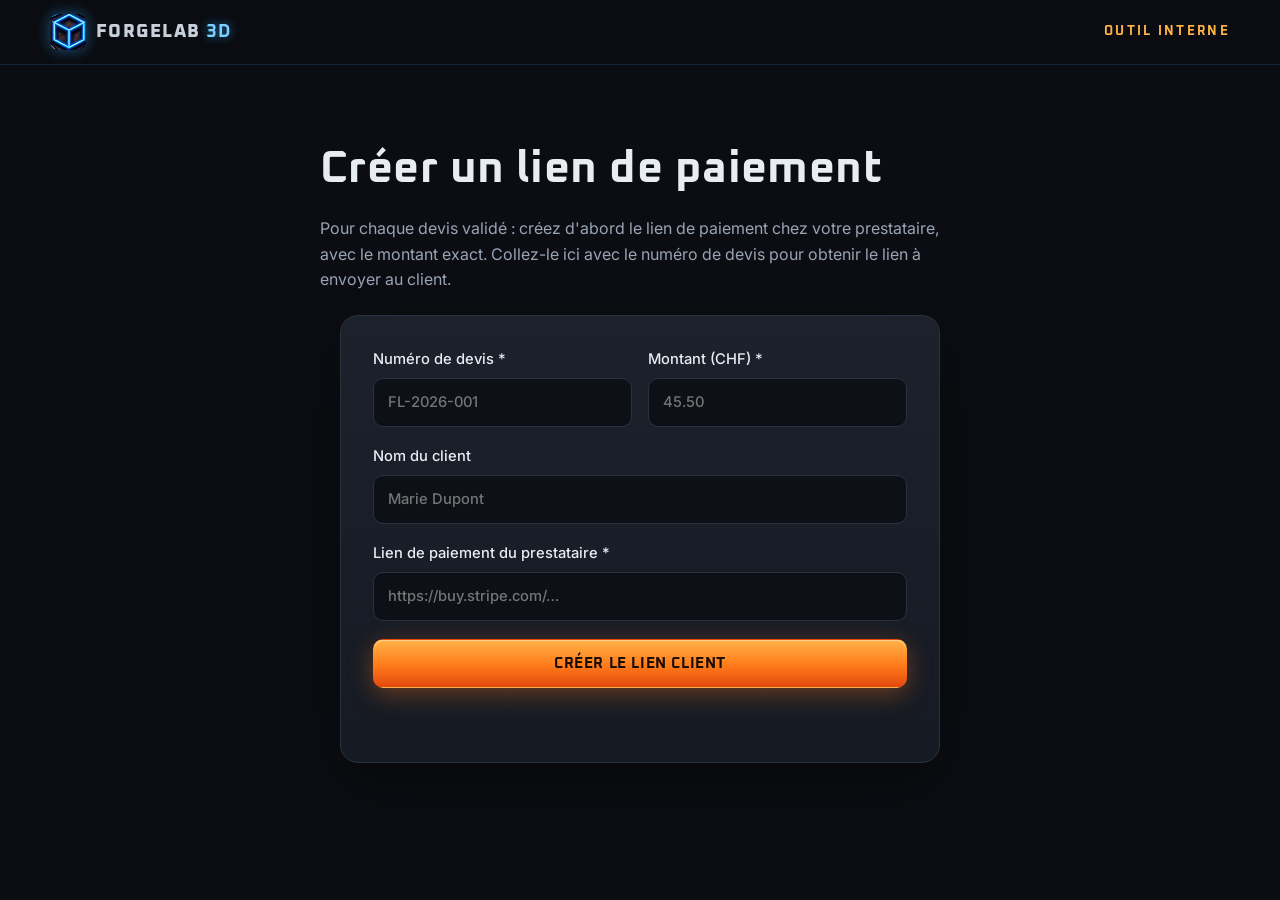
<file: lien-paiement.html>
<!doctype html>
<html lang="fr-CH">
<head>
  <meta charset="utf-8">
  <meta name="viewport" content="width=device-width, initial-scale=1">
  <title>Créer un lien de paiement · ForgeLab 3D</title>
  <meta name="robots" content="noindex, nofollow">
  <meta name="theme-color" content="#0b0d12">
  <link rel="icon" href="assets/img/favicon-64.png" type="image/png">
  <link rel="preconnect" href="https://fonts.googleapis.com">
  <link rel="preconnect" href="https://fonts.gstatic.com" crossorigin>
  <link href="https://fonts.googleapis.com/css2?family=Oxanium:wght@500;700;800&family=Inter:wght@400;500;600&display=swap" rel="stylesheet">
  <link rel="stylesheet" href="css/style.css">
</head>
<body>
  <header class="site-header">
    <div class="wrap header-inner">
      <a class="brand" href="index.html"><img src="assets/img/favicon-64.png" alt="" width="36" height="36"><span>FORGELAB <b>3D</b></span></a>
      <span class="eyebrow" style="margin:0">Outil interne</span>
    </div>
  </header>
  <main class="pay-page">
    <div class="wrap pay-wrap">
      <h1>Créer un lien de paiement</h1>
      <p class="pay-intro">Pour chaque devis validé : créez d'abord le lien de paiement chez votre prestataire, avec le montant exact. Collez-le ici avec le numéro de devis pour obtenir le lien à envoyer au client.</p>

      <form class="quote" id="gen" novalidate>
        <div class="row">
          <label for="g-ref">Numéro de devis *<input id="g-ref" required placeholder="FL-2026-001"></label>
          <label for="g-amount">Montant (CHF) *<input id="g-amount" required inputmode="decimal" placeholder="45.50"></label>
        </div>
        <label for="g-name">Nom du client<input id="g-name" placeholder="Marie Dupont"></label>
        <label for="g-link">Lien de paiement du prestataire *<input id="g-link" required placeholder="https://buy.stripe.com/…"></label>
        <button class="btn btn-fire" type="submit">Créer le lien client</button>
        <p class="form-status" id="g-status" role="status"></p>
      </form>

      <section class="pay-card" id="g-out" hidden>
        <label for="g-url">Lien à envoyer au client<textarea id="g-url" rows="3" readonly></textarea></label>
        <div class="hero-cta" style="margin:0">
          <button class="btn btn-ghost btn-sm" type="button" data-copy="g-url">Copier le lien</button>
          <a class="btn btn-ghost btn-sm" id="g-test" target="_blank" rel="noopener">Tester la page</a>
        </div>
        <label for="g-mail">Texte d'e-mail prêt à envoyer<textarea id="g-mail" rows="9" readonly></textarea></label>
        <button class="btn btn-ghost btn-sm" type="button" data-copy="g-mail">Copier le texte</button>
      </section>
    </div>
  </main>

  <script src="js/config.js"></script>
  <script>
  (function () {
    var cfg = window.FORGELAB_CONFIG || {}, pay = cfg.payment || {};
    var $ = function (id) { return document.getElementById(id); };
    var base = (cfg.siteUrl || location.href.replace(/[^/]*$/, "")).replace(/\/?$/, "/");
    var okHost = function (url) {
      try {
        var u = new URL(url);
        return u.protocol === "https:" && (pay.allowedHosts || []).some(function (h) {
          return u.hostname === h || u.hostname.slice(-(h.length + 1)) === "." + h;
        });
      } catch (e) { return false; }
    };
    $("gen").addEventListener("submit", function (e) {
      e.preventDefault();
      var st = $("g-status"); st.className = "form-status";
      var ref = $("g-ref").value.trim(), name = $("g-name").value.trim(), link = $("g-link").value.trim();
      var amount = parseFloat($("g-amount").value.replace(",", "."));
      if (!ref || !(amount > 0)) { st.textContent = "Indiquez le numéro de devis et un montant valide."; st.classList.add("err"); return; }
      if (!okHost(link)) { st.textContent = "Ce lien ne vient pas de votre prestataire de paiement (" + (pay.allowedHosts || []).join(", ") + "). Vérifiez-le ou ajoutez le domaine dans js/config.js."; st.classList.add("err"); return; }
      var p = new URLSearchParams({ devis: ref, montant: amount.toFixed(2), lien: link });
      if (name) p.set("nom", name);
      var url = base + "paiement.html?" + p.toString();
      $("g-url").value = url; $("g-test").href = url;
      $("g-mail").value = "Bonjour" + (name ? " " + name : "") + ",\n\n" +
        "Merci d'avoir validé le devis " + ref + " d'un montant de CHF " + amount.toFixed(2) + ".\n\n" +
        "Vous pouvez régler votre commande par carte bancaire ou TWINT ici :\n" + url + "\n\n" +
        "L'impression démarre dès réception du paiement. Comptez 5 à 7 jours ouvrés, puis 1 à 2 jours d'envoi par La Poste.\n\n" +
        "Belle journée,\nForgeLab 3D";
      $("g-out").hidden = false;
      st.textContent = "Lien créé."; st.classList.add("ok");
    });
    Array.prototype.forEach.call(document.querySelectorAll("[data-copy]"), function (b) {
      b.addEventListener("click", function () {
        var t = $(b.getAttribute("data-copy")), label = b.textContent;
        var done = function () { b.textContent = "Copié"; setTimeout(function () { b.textContent = label; }, 1500); };
        if (navigator.clipboard) navigator.clipboard.writeText(t.value).then(done, function () { t.select(); });
        else { t.select(); }
      });
    });
  })();
  </script>
</body>
</html>
</file>
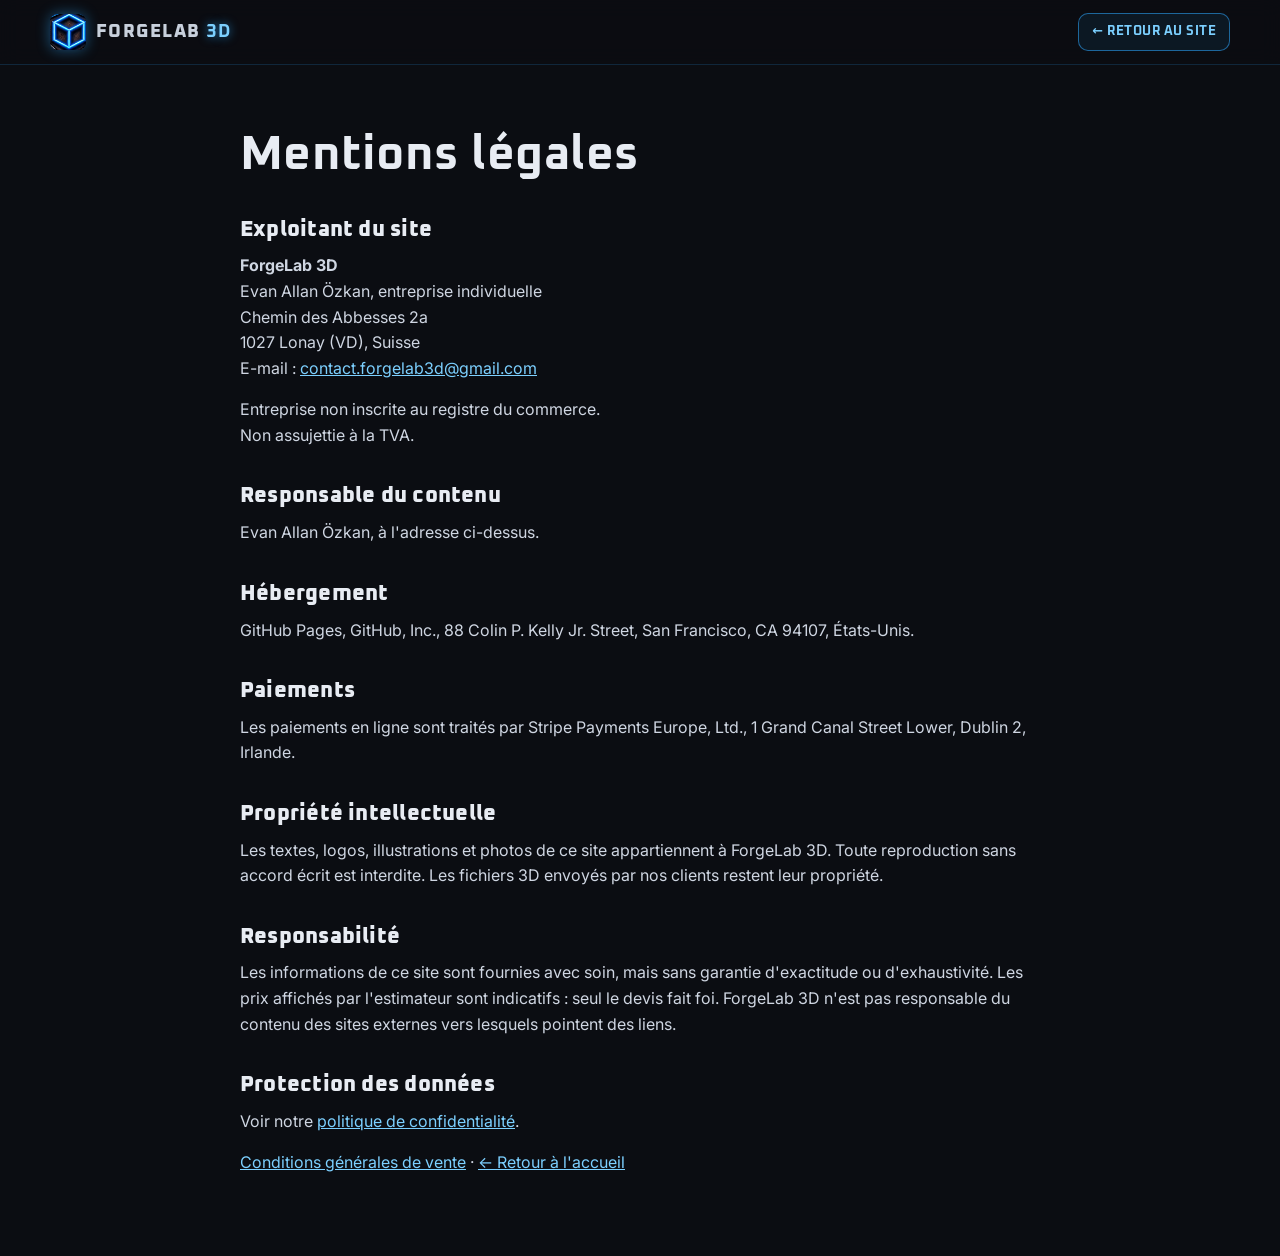
<file: mentions-legales.html>
<!doctype html>
<html lang="fr-CH">
<head>
  <meta charset="utf-8">
  <meta name="viewport" content="width=device-width, initial-scale=1">
  <title>Mentions légales · ForgeLab 3D</title>
  <link rel="canonical" href="https://orochirambow.github.io/forgelab-3d-website/mentions-legales.html">
  <meta name="theme-color" content="#0b0d12">
  <link rel="icon" href="assets/img/favicon-64.png" type="image/png">
  <link rel="preconnect" href="https://fonts.googleapis.com">
  <link rel="preconnect" href="https://fonts.gstatic.com" crossorigin>
  <link href="https://fonts.googleapis.com/css2?family=Oxanium:wght@500;700;800&family=Inter:wght@400;500;600&display=swap" rel="stylesheet">
  <link rel="stylesheet" href="css/style.css">
</head>
<body>
  <header class="site-header">
    <div class="wrap header-inner">
      <a class="brand" href="index.html"><img src="assets/img/favicon-64.png" alt="" width="36" height="36"><span>FORGELAB <b>3D</b></span></a>
      <a class="btn btn-ghost btn-sm" href="index.html">← Retour au site</a>
    </div>
  </header>
  <main class="legal">
    <div class="wrap narrow">
      <h1>Mentions légales</h1>

      <h2>Exploitant du site</h2>
      <p>
        <b>ForgeLab 3D</b><br>
        <span data-legal="owner">Evan Allan Özkan</span>, <span data-legal="form">entreprise individuelle</span><br>
        <span data-legal="street">Chemin des Abbesses 2a</span><br>
        1027 Lonay (VD), Suisse<br>
        E-mail : <a data-contact-email href="mailto:contact.forgelab3d@gmail.com">contact.forgelab3d@gmail.com</a>
      </p>
      <p><span data-legal="ide">Entreprise non inscrite au registre du commerce.</span><br>
      <span data-legal="vat">Non assujettie à la TVA.</span></p>

      <h2>Responsable du contenu</h2>
      <p><span data-legal="owner">Evan Allan Özkan</span>, à l'adresse ci-dessus.</p>

      <h2>Hébergement</h2>
      <p>GitHub Pages, GitHub, Inc., 88 Colin P. Kelly Jr. Street, San Francisco, CA 94107, États-Unis.</p>

      <h2>Paiements</h2>
      <p>Les paiements en ligne sont traités par Stripe Payments Europe, Ltd., 1 Grand Canal Street Lower, Dublin 2, Irlande.</p>

      <h2>Propriété intellectuelle</h2>
      <p>Les textes, logos, illustrations et photos de ce site appartiennent à ForgeLab 3D. Toute reproduction sans accord écrit est interdite. Les fichiers 3D envoyés par nos clients restent leur propriété.</p>

      <h2>Responsabilité</h2>
      <p>Les informations de ce site sont fournies avec soin, mais sans garantie d'exactitude ou d'exhaustivité. Les prix affichés par l'estimateur sont indicatifs : seul le devis fait foi. ForgeLab 3D n'est pas responsable du contenu des sites externes vers lesquels pointent des liens.</p>

      <h2>Protection des données</h2>
      <p>Voir notre <a href="confidentialite.html">politique de confidentialité</a>.</p>

      <p><a href="cgv.html">Conditions générales de vente</a> · <a href="index.html">← Retour à l'accueil</a></p>
    </div>
  </main>
  <script src="js/config.js"></script>
  <script src="js/legal.js"></script>
</body>
</html>
</file>
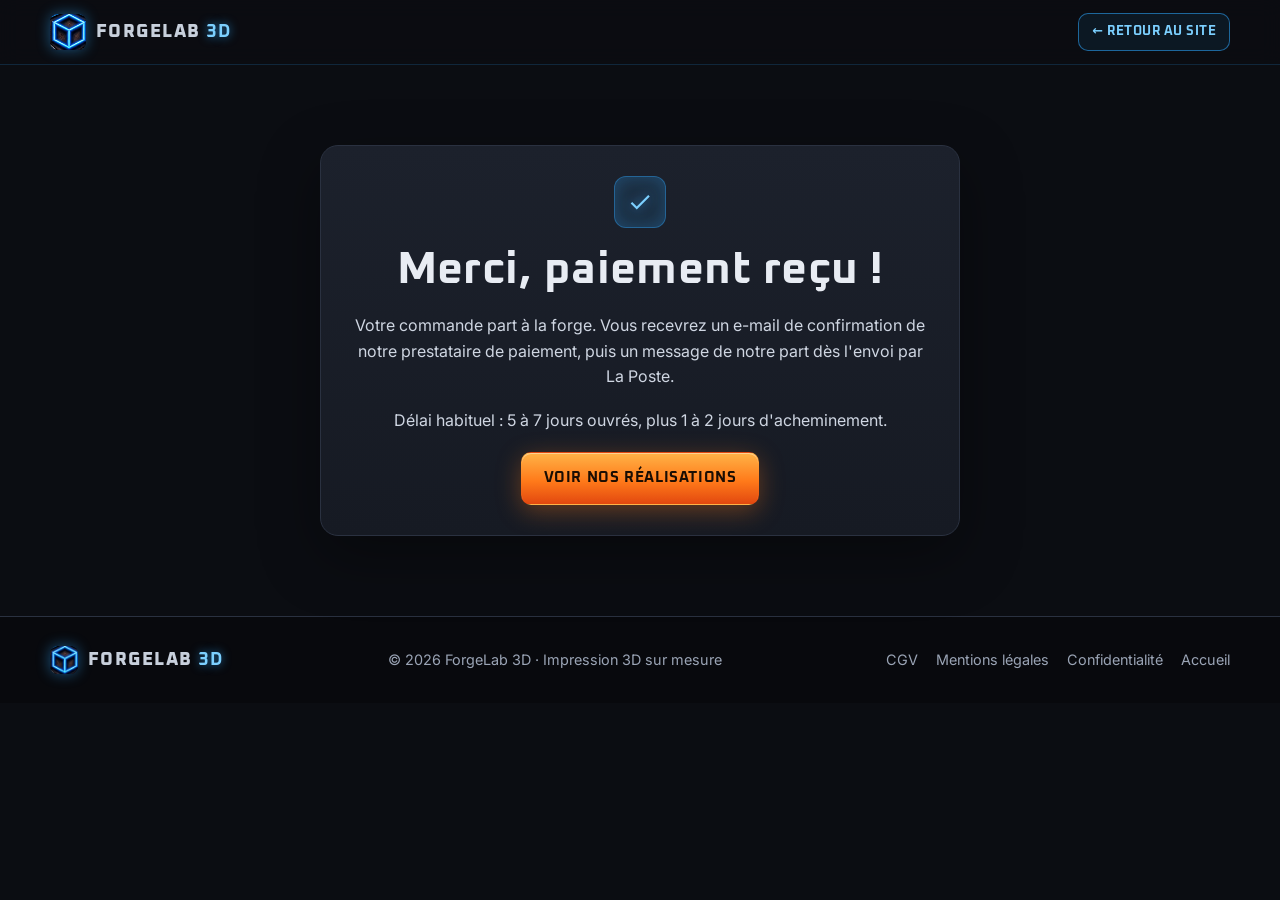
<file: paiement-merci.html>
<!doctype html>
<html lang="fr-CH">
<head>
  <meta charset="utf-8">
  <meta name="viewport" content="width=device-width, initial-scale=1">
  <title>Paiement reçu · ForgeLab 3D</title>
  <meta name="robots" content="noindex">
  <meta name="theme-color" content="#0b0d12">
  <link rel="icon" href="assets/img/favicon-64.png" type="image/png">
  <link rel="preconnect" href="https://fonts.googleapis.com">
  <link rel="preconnect" href="https://fonts.gstatic.com" crossorigin>
  <link href="https://fonts.googleapis.com/css2?family=Oxanium:wght@500;700;800&family=Inter:wght@400;500;600&display=swap" rel="stylesheet">
  <link rel="stylesheet" href="css/style.css">
</head>
<body>
  <header class="site-header">
    <div class="wrap header-inner">
      <a class="brand" href="index.html"><img src="assets/img/favicon-64.png" alt="" width="36" height="36"><span>FORGELAB <b>3D</b></span></a>
      <a class="btn btn-ghost btn-sm" href="index.html">← Retour au site</a>
    </div>
  </header>
  <main class="pay-page">
    <div class="wrap pay-wrap">
      <section class="pay-card pay-thanks">
        <div class="icon"><svg viewBox="0 0 24 24"><path d="M9 16.2 4.8 12l-1.4 1.4L9 19 21 7l-1.4-1.4L9 16.2Z"/></svg></div>
        <h1>Merci, paiement reçu !</h1>
        <p>Votre commande part à la forge. Vous recevrez un e-mail de confirmation de notre prestataire de paiement, puis un message de notre part dès l'envoi par La Poste.</p>
        <p>Délai habituel : 5 à 7 jours ouvrés, plus 1 à 2 jours d'acheminement.</p>
        <a class="btn btn-fire" href="index.html#realisations">Voir nos réalisations</a>
      </section>
    </div>
  </main>
  <footer class="site-footer">
    <div class="wrap footer-inner">
      <a class="brand" href="index.html"><img src="assets/img/favicon-64.png" alt="" width="28" height="28"><span>FORGELAB <b>3D</b></span></a>
      <p>© 2026 ForgeLab 3D · Impression 3D sur mesure</p>
      <nav><a href="cgv.html">CGV</a><a href="mentions-legales.html">Mentions légales</a><a href="confidentialite.html">Confidentialité</a><a href="index.html">Accueil</a></nav>
    </div>
  </footer>
</body>
</html>
</file>
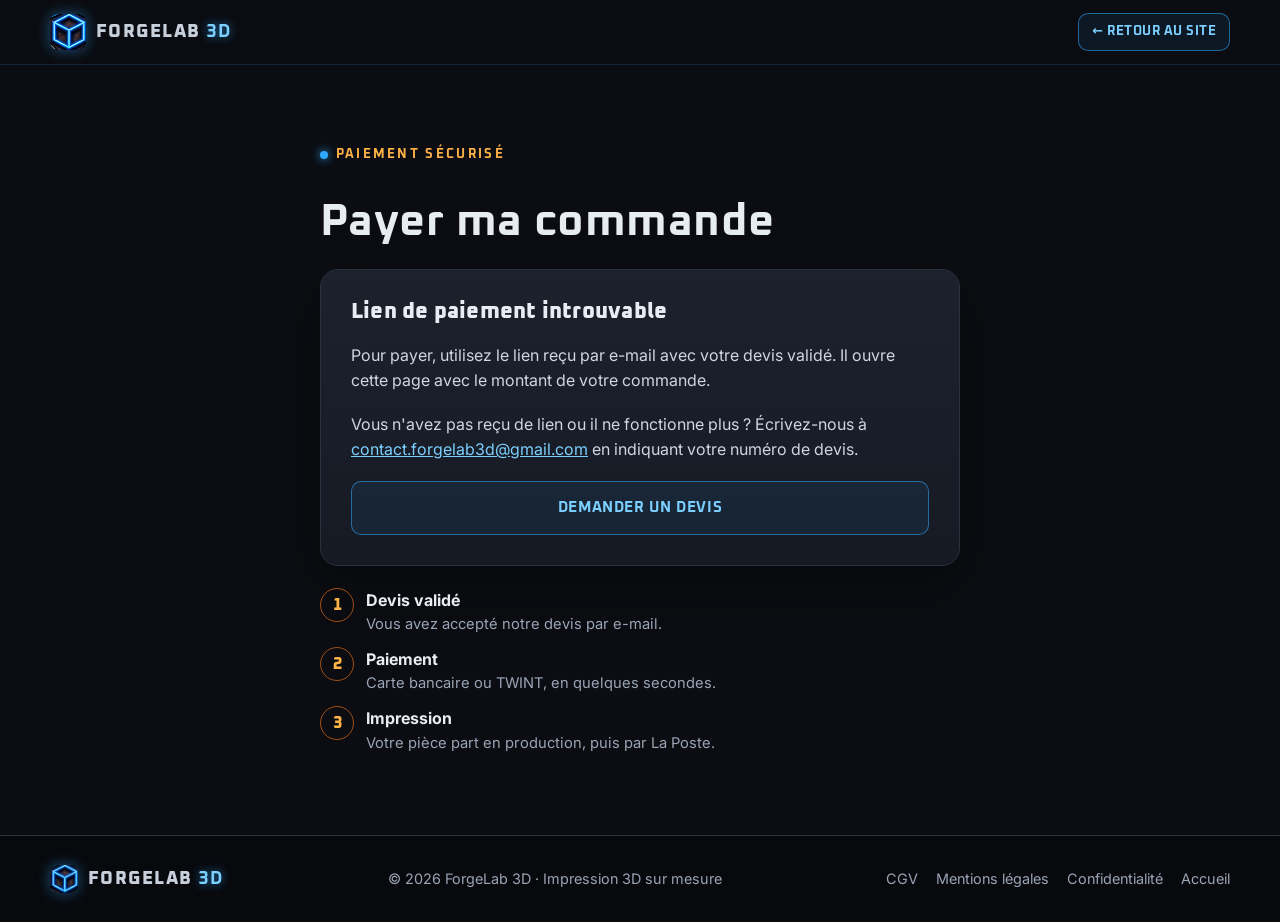
<file: paiement.html>
<!doctype html>
<html lang="fr-CH">
<head>
  <meta charset="utf-8">
  <meta name="viewport" content="width=device-width, initial-scale=1">
  <title>Payer ma commande · ForgeLab 3D</title>
  <meta name="robots" content="noindex">
  <meta name="theme-color" content="#0b0d12">
  <link rel="icon" href="assets/img/favicon-64.png" type="image/png">
  <link rel="preconnect" href="https://fonts.googleapis.com">
  <link rel="preconnect" href="https://fonts.gstatic.com" crossorigin>
  <link href="https://fonts.googleapis.com/css2?family=Oxanium:wght@500;700;800&family=Inter:wght@400;500;600&display=swap" rel="stylesheet">
  <link rel="stylesheet" href="css/style.css">
</head>
<body>
  <header class="site-header">
    <div class="wrap header-inner">
      <a class="brand" href="index.html"><img src="assets/img/favicon-64.png" alt="" width="36" height="36"><span>FORGELAB <b>3D</b></span></a>
      <a class="btn btn-ghost btn-sm" href="index.html">← Retour au site</a>
    </div>
  </header>

  <main class="pay-page">
    <div class="wrap pay-wrap">
      <p class="eyebrow"><span class="dot"></span> Paiement sécurisé</p>
      <h1>Payer ma commande</h1>

      <!-- Shown when the link contains a valid quote -->
      <section class="pay-card" id="pay-ok" hidden>
        <dl class="pay-summary">
          <div><dt>Devis</dt><dd id="pay-ref">—</dd></div>
          <div id="pay-name-row" hidden><dt>Client</dt><dd id="pay-name">—</dd></div>
          <div class="total"><dt>Montant à payer</dt><dd id="pay-amount">—</dd></div>
        </dl>
        <a class="btn btn-fire btn-lg pay-btn" id="pay-go" href="#" rel="noopener">Payer maintenant</a>
        <ul class="pay-methods" aria-label="Moyens de paiement acceptés">
          <li>Carte bancaire<small>Visa · Mastercard</small></li>
          <li>TWINT<small>depuis votre téléphone</small></li>
        </ul>
        <p class="pay-note">Vous êtes redirigé vers la page de paiement sécurisée de notre prestataire <span id="pay-provider">de paiement</span>. ForgeLab 3D ne voit jamais les données de votre carte. L'impression de votre commande démarre dès réception du paiement.</p>
      </section>

      <!-- Shown when someone opens the page without a valid link -->
      <section class="pay-card" id="pay-missing" hidden>
        <h2>Lien de paiement introuvable</h2>
        <p>Pour payer, utilisez le lien reçu par e-mail avec votre devis validé. Il ouvre cette page avec le montant de votre commande.</p>
        <p>Vous n'avez pas reçu de lien ou il ne fonctionne plus ? Écrivez-nous à <a data-contact-email href="mailto:contact.forgelab3d@gmail.com">contact.forgelab3d@gmail.com</a> en indiquant votre numéro de devis.</p>
        <a class="btn btn-ghost" href="index.html#devis">Demander un devis</a>
      </section>

      <ol class="pay-steps">
        <li><b>Devis validé</b><span>Vous avez accepté notre devis par e-mail.</span></li>
        <li><b>Paiement</b><span>Carte bancaire ou TWINT, en quelques secondes.</span></li>
        <li><b>Impression</b><span>Votre pièce part en production, puis par La Poste.</span></li>
      </ol>
    </div>
  </main>

  <footer class="site-footer">
    <div class="wrap footer-inner">
      <a class="brand" href="index.html"><img src="assets/img/favicon-64.png" alt="" width="28" height="28"><span>FORGELAB <b>3D</b></span></a>
      <p>© <span id="year">2026</span> ForgeLab 3D · Impression 3D sur mesure</p>
      <nav><a href="cgv.html">CGV</a><a href="mentions-legales.html">Mentions légales</a><a href="confidentialite.html">Confidentialité</a><a href="index.html">Accueil</a></nav>
    </div>
  </footer>

  <script src="js/config.js"></script>
  <script src="js/paiement.js"></script>
</body>
</html>
</file>
<file: css/style.css>
:root {
  --bg: #0b0d12;
  --bg-2: #11141b;
  --panel: #161a23;
  --panel-2: #1c212c;
  --line: #2a3140;
  --text: #e8ecf3;
  --muted: #9aa4b5;
  --fire: #ff7a1a;
  --fire-2: #ffb347;
  --ember: #e2480f;
  --neon: #2fa8ff;
  --neon-2: #7cd0ff;
  --steel: #c8d0dc;
  --radius: 14px;
  --head: "Oxanium", "Segoe UI", system-ui, sans-serif;
  --body: "Inter", system-ui, -apple-system, "Segoe UI", sans-serif;
  color-scheme: dark;
}

*, *::before, *::after { box-sizing: border-box; }
html { scroll-behavior: smooth; scroll-padding-top: 76px; }
body {
  margin: 0;
  background: var(--bg);
  color: var(--text);
  font: 16px/1.6 var(--body);
  -webkit-font-smoothing: antialiased;
  overflow-x: hidden;
}
img { max-width: 100%; display: block; }
a { color: var(--neon-2); }
h1, h2, h3 { font-family: var(--head); line-height: 1.1; margin: 0 0 .5em; letter-spacing: .01em; }
h2 { font-size: clamp(1.8rem, 4vw, 2.6rem); font-weight: 800; }
h3 { font-size: 1.2rem; font-weight: 700; }
p { margin: 0 0 1em; }

.wrap { width: min(1180px, 100% - 32px); margin-inline: auto; }
.narrow { width: min(800px, 100% - 32px); }
.skip { position: absolute; left: -9999px; }
.skip:focus { left: 16px; top: 16px; z-index: 100; background: var(--fire); color: #000; padding: 8px 12px; border-radius: 8px; }

.eyebrow {
  font-family: var(--head); font-weight: 700; font-size: .8rem;
  letter-spacing: .18em; text-transform: uppercase; color: var(--fire-2);
  display: inline-flex; align-items: center; gap: .6em; margin-bottom: .8em;
}
.eyebrow .dot { width: 8px; height: 8px; border-radius: 50%; background: var(--neon); box-shadow: 0 0 10px var(--neon); }
.fire { color: var(--fire); text-shadow: 0 0 24px rgba(255, 122, 26, .55); }
.neon { color: var(--neon-2); text-shadow: 0 0 18px rgba(47, 168, 255, .7); }

/* Buttons */
.btn {
  display: inline-flex; align-items: center; justify-content: center; gap: .5em;
  font-family: var(--head); font-weight: 700; letter-spacing: .04em; text-transform: uppercase;
  font-size: .95rem; padding: .9em 1.4em; border-radius: 10px; text-decoration: none;
  border: 1px solid transparent; cursor: pointer; transition: transform .15s, box-shadow .2s, background .2s;
}
.btn:hover { transform: translateY(-2px); }
.btn-fire {
  color: #1a0d03; background: linear-gradient(180deg, var(--fire-2), var(--fire) 55%, var(--ember));
  box-shadow: 0 6px 24px rgba(255, 122, 26, .35), inset 0 1px 0 rgba(255, 255, 255, .4);
}
.btn-fire:hover { box-shadow: 0 10px 34px rgba(255, 122, 26, .55), inset 0 1px 0 rgba(255, 255, 255, .4); }
.btn-ghost { color: var(--neon-2); border-color: rgba(47, 168, 255, .55); background: rgba(47, 168, 255, .08); }
.btn-ghost:hover { box-shadow: 0 0 22px rgba(47, 168, 255, .45); }
.btn-sm { padding: .6em 1em; font-size: .8rem; }
.btn-lg { padding: 1em 1.8em; font-size: 1.05rem; }

/* Header */
.site-header {
  position: sticky; top: 0; z-index: 50;
  background: rgba(11, 13, 18, .82); backdrop-filter: blur(10px);
  border-bottom: 1px solid rgba(47, 168, 255, .18);
}
.header-inner { display: flex; align-items: center; justify-content: space-between; height: 64px; }
.brand { display: inline-flex; align-items: center; gap: 10px; text-decoration: none; color: var(--steel); font-family: var(--head); font-weight: 800; letter-spacing: .08em; font-size: 1.15rem; }
.brand img { border-radius: 8px; box-shadow: 0 0 14px rgba(47, 168, 255, .45); }
.brand b { color: var(--neon-2); text-shadow: 0 0 10px rgba(47, 168, 255, .7); }
.nav { display: flex; align-items: center; gap: 22px; }
.nav a:not(.btn) { color: var(--text); text-decoration: none; font-weight: 500; font-size: .95rem; opacity: .85; }
.nav a:not(.btn):hover { opacity: 1; color: var(--fire-2); }
.nav-toggle { display: none; background: none; border: 0; padding: 10px; cursor: pointer; }
.nav-toggle span { display: block; width: 24px; height: 2px; background: var(--text); margin: 5px 0; transition: .2s; }

@media (max-width: 860px) {
  .nav-toggle { display: block; }
  .nav {
    position: absolute; top: 64px; left: 0; right: 0; flex-direction: column; align-items: stretch; gap: 0;
    background: var(--bg-2); border-bottom: 1px solid var(--line); padding: 8px 16px 16px;
    display: none;
  }
  .nav.open { display: flex; }
  .nav a:not(.btn) { padding: 12px 4px; border-bottom: 1px solid var(--line); }
  .nav .btn { margin-top: 12px; }
  .nav-toggle[aria-expanded="true"] span:nth-child(1) { transform: translateY(7px) rotate(45deg); }
  .nav-toggle[aria-expanded="true"] span:nth-child(2) { opacity: 0; }
  .nav-toggle[aria-expanded="true"] span:nth-child(3) { transform: translateY(-7px) rotate(-45deg); }
}

/* Hero */
.hero { position: relative; min-height: min(92vh, 860px); display: flex; align-items: center; overflow: hidden; isolation: isolate; }
.hero-bg { position: absolute; inset: 0; z-index: -1; }
.hero-bg img { width: 100%; height: 100%; object-fit: cover; object-position: 62% 30%; }
.hero-bg::after {
  content: ""; position: absolute; inset: 0;
  background:
    linear-gradient(90deg, rgba(11,13,18,.96) 0%, rgba(11,13,18,.82) 38%, rgba(11,13,18,.25) 70%, rgba(11,13,18,.1) 100%),
    linear-gradient(0deg, var(--bg) 0%, rgba(11,13,18,0) 30%);
}
.hero-inner { padding: 80px 0 72px; }
.hero h1 { font-size: clamp(2.5rem, 6.2vw, 4.6rem); font-weight: 800; max-width: 12ch; text-transform: uppercase; }
.lead { font-size: clamp(1.05rem, 1.6vw, 1.2rem); color: #cfd6e2; max-width: 52ch; }
.hero-cta { display: flex; flex-wrap: wrap; gap: 12px; margin: 28px 0 40px; }
.hero-stats { list-style: none; padding: 0; margin: 0; display: flex; flex-wrap: wrap; gap: 14px; }
.hero-stats li {
  background: rgba(22, 26, 35, .72); border: 1px solid rgba(47, 168, 255, .25); border-radius: 12px;
  padding: 12px 16px; min-width: 150px; backdrop-filter: blur(6px);
}
.hero-stats strong { display: block; font-family: var(--head); font-size: 1.5rem; color: var(--fire-2); }
.hero-stats span { font-size: .85rem; color: var(--muted); }

@media (max-width: 760px) {
  .hero { min-height: auto; }
  .hero-bg img { object-position: 50% 20%; }
  .hero-bg::after { background: linear-gradient(0deg, var(--bg) 8%, rgba(11,13,18,.88) 45%, rgba(11,13,18,.35) 100%); }
  .hero-inner { padding: 120px 0 48px; }
  .hero-stats li { flex: 1 1 140px; min-width: 0; }
}

/* Knotwork divider */
.knot {
  height: 22px; margin: 0 auto; width: min(1180px, 100% - 32px); opacity: .55;
  background:
    url("data:image/svg+xml,%3Csvg xmlns='http://www.w3.org/2000/svg' width='44' height='22' viewBox='0 0 44 22'%3E%3Cg fill='none' stroke='%23ff7a1a' stroke-width='2'%3E%3Cpath d='M0 11 Q11 0 22 11 T44 11'/%3E%3Cpath d='M0 11 Q11 22 22 11 T44 11' stroke='%232fa8ff'/%3E%3C/g%3E%3C/svg%3E") repeat-x center;
  mask-image: linear-gradient(90deg, transparent, #000 20%, #000 80%, transparent);
  -webkit-mask-image: linear-gradient(90deg, transparent, #000 20%, #000 80%, transparent);
}

/* Sections */
.section { padding: clamp(64px, 9vw, 110px) 0; }
.section-forge {
  background:
    radial-gradient(800px 400px at 0% 100%, rgba(255, 122, 26, .12), transparent 60%),
    radial-gradient(700px 400px at 100% 0%, rgba(47, 168, 255, .12), transparent 60%),
    var(--bg-2);
  border-block: 1px solid var(--line);
}
.section-head { max-width: 720px; margin-bottom: 44px; }
.section-head p:last-child { color: var(--muted); }

/* Cards */
.cards { display: grid; grid-template-columns: repeat(auto-fill, minmax(280px, 1fr)); gap: 18px; }
.card {
  position: relative; background: linear-gradient(180deg, var(--panel-2), var(--panel));
  border: 1px solid var(--line); border-radius: var(--radius); padding: 26px; transition: border-color .2s, transform .2s, box-shadow .2s;
}
.card:hover { border-color: rgba(255, 122, 26, .55); transform: translateY(-3px); box-shadow: 0 14px 40px rgba(0,0,0,.4), 0 0 0 1px rgba(255,122,26,.15); }
.card p { color: var(--muted); margin: 0; }
.icon {
  width: 52px; height: 52px; border-radius: 12px; display: grid; place-items: center; margin-bottom: 18px;
  background: rgba(47, 168, 255, .1); border: 1px solid rgba(47, 168, 255, .45); box-shadow: 0 0 18px rgba(47, 168, 255, .25) inset;
}
.icon svg { width: 26px; height: 26px; fill: var(--neon-2); filter: drop-shadow(0 0 6px rgba(47,168,255,.8)); }

/* Forge / specs */
.forge-grid, .est-grid, .contact-grid { display: grid; grid-template-columns: 1.1fr 1fr; gap: clamp(28px, 5vw, 64px); align-items: center; }
@media (max-width: 860px) { .forge-grid, .est-grid, .contact-grid { grid-template-columns: 1fr; } }
.forge-text > p { color: #cfd6e2; }
.checks { list-style: none; padding: 0; margin: 0; }
.checks li { padding: 8px 0 8px 32px; position: relative; }
.checks li::before { content: ""; position: absolute; left: 0; top: 13px; width: 16px; height: 16px; border-radius: 4px; background: var(--fire); box-shadow: 0 0 12px rgba(255,122,26,.6); clip-path: polygon(14% 44%, 0 65%, 50% 100%, 100% 16%, 80% 0%, 43% 62%); }
.specs { display: grid; grid-template-columns: 1fr 1fr; gap: 12px; }
.spec { background: rgba(11,13,18,.6); border: 1px solid var(--line); border-radius: 12px; padding: 16px; }
.spec .k { display: block; font-size: .78rem; text-transform: uppercase; letter-spacing: .1em; color: var(--muted); }
.spec .v { font-family: var(--head); font-weight: 700; font-size: 1.1rem; color: var(--steel); }
@media (max-width: 420px) { .specs { grid-template-columns: 1fr; } }

/* Steps */
.steps { list-style: none; padding: 0; margin: 0; display: grid; grid-template-columns: repeat(4, 1fr); gap: 18px; counter-reset: s; }
@media (max-width: 860px) { .steps { grid-template-columns: 1fr 1fr; } }
@media (max-width: 480px) { .steps { grid-template-columns: 1fr; } }
.steps li { background: var(--panel); border: 1px solid var(--line); border-radius: var(--radius); padding: 24px; position: relative; }
.steps .n {
  display: grid; place-items: center; width: 44px; height: 44px; margin-bottom: 14px;
  font-family: var(--head); font-weight: 800; font-size: 1.3rem; color: #1a0d03;
  background: linear-gradient(180deg, var(--fire-2), var(--ember)); clip-path: polygon(25% 0, 75% 0, 100% 50%, 75% 100%, 25% 100%, 0 50%);
}
.steps p { color: var(--muted); margin: 0; }

/* Materials */
.materials { display: grid; grid-template-columns: repeat(auto-fill, minmax(260px, 1fr)); gap: 18px; }
.mat { background: var(--panel); border: 1px solid var(--line); border-radius: var(--radius); padding: 24px; border-top: 3px solid var(--neon); }
.mat:nth-child(even) { border-top-color: var(--fire); }
.mat p { color: var(--muted); font-size: .95rem; }
.mat dl { display: grid; grid-template-columns: 90px 1fr; gap: 8px 12px; margin: 0; align-items: center; font-size: .85rem; }
.mat dt { color: var(--muted); }
.mat dd { margin: 0; height: 8px; background: #0b0d12; border-radius: 99px; overflow: hidden; }
.mat dd i { display: block; height: 100%; width: calc(var(--v) * 20%); background: linear-gradient(90deg, var(--neon), var(--fire)); border-radius: 99px; }

/* Forms */
label { display: flex; flex-direction: column; gap: 6px; font-weight: 500; font-size: .92rem; }
label.inline { flex-direction: row; align-items: flex-start; gap: 10px; font-weight: 400; }
label.inline input { margin-top: 4px; accent-color: var(--fire); width: 18px; height: 18px; flex: none; }
input, select, textarea {
  font: inherit; color: var(--text); background: #0d1017; border: 1px solid var(--line); border-radius: 10px;
  padding: 12px 14px; width: 100%; transition: border-color .2s, box-shadow .2s;
}
input:focus, select:focus, textarea:focus { outline: none; border-color: var(--neon); box-shadow: 0 0 0 3px rgba(47,168,255,.2); }
input[type="range"] { padding: 0; accent-color: var(--fire); background: none; border: 0; box-shadow: none; }
textarea { resize: vertical; }
.hp { position: absolute; left: -9999px; width: 1px; height: 1px; }

.estimator, .quote {
  background: linear-gradient(180deg, var(--panel-2), var(--panel)); border: 1px solid var(--line);
  border-radius: 18px; padding: clamp(20px, 4vw, 32px); display: grid; gap: 18px;
  box-shadow: 0 20px 60px rgba(0,0,0,.35);
}
.estimator output { font-family: var(--head); color: var(--fire-2); }
.estimator label:has(output) { flex-direction: row; flex-wrap: wrap; justify-content: space-between; }
.est-result { background: #0b0d12; border: 1px solid rgba(47,168,255,.35); border-radius: 12px; padding: 16px; text-align: center; }
.est-result span { display: block; font-size: .8rem; text-transform: uppercase; letter-spacing: .12em; color: var(--muted); }
.est-result strong { display: block; font-family: var(--head); font-size: 2rem; color: var(--neon-2); text-shadow: 0 0 16px rgba(47,168,255,.6); }
.est-result small { color: var(--muted); }

.quote { max-width: 860px; }
.row { display: grid; grid-template-columns: 1fr 1fr; gap: 16px; }
.row-3 { grid-template-columns: 1.4fr .6fr 1fr; }
@media (max-width: 640px) { .row, .row-3 { grid-template-columns: 1fr; } }

.drop {
  position: relative; border: 2px dashed rgba(47,168,255,.45); border-radius: 14px; padding: 26px 18px;
  text-align: center; align-items: center; cursor: pointer; background: rgba(47,168,255,.04); transition: .2s;
}
.drop:hover, .drop.over { border-color: var(--fire); background: rgba(255,122,26,.07); }
.drop input { position: absolute; inset: 0; opacity: 0; cursor: pointer; }
.drop-icon { font-size: 1.6rem; color: var(--neon-2); }
.drop-text small { color: var(--muted); }
.drop-list { font-size: .85rem; color: var(--fire-2); word-break: break-all; }
.form-status { margin: 0; min-height: 1.5em; font-weight: 500; }
.form-status.ok { color: #6ee7a8; }
.form-status.err { color: #ff8a7a; }

/* FAQ */
details { background: var(--panel); border: 1px solid var(--line); border-radius: 12px; margin-bottom: 10px; }
summary { cursor: pointer; padding: 18px 20px; font-weight: 600; list-style: none; display: flex; justify-content: space-between; gap: 12px; }
summary::-webkit-details-marker { display: none; }
summary::after { content: "+"; font-family: var(--head); color: var(--fire); font-size: 1.3rem; line-height: 1; }
details[open] summary::after { content: "–"; }
details p { padding: 0 20px 18px; margin: 0; color: var(--muted); }

/* Contact */
.contact-list { list-style: none; padding: 0; margin: 0; display: grid; gap: 12px; }
.contact-list li { display: flex; justify-content: space-between; gap: 16px; flex-wrap: wrap; background: rgba(11,13,18,.6); border: 1px solid var(--line); border-radius: 12px; padding: 16px 18px; }
.contact-list span { color: var(--muted); }
.contact-list a, .contact-list b { font-weight: 600; color: var(--text); text-decoration: none; }
.contact-list a:hover { color: var(--fire-2); }

/* Footer */
.site-footer { border-top: 1px solid var(--line); padding: 28px 0; background: #08090d; }
.footer-inner { display: flex; flex-wrap: wrap; align-items: center; justify-content: space-between; gap: 14px; font-size: .9rem; color: var(--muted); }
.footer-inner p { margin: 0; }
.footer-inner nav { display: flex; gap: 18px; flex-wrap: wrap; }
.footer-inner nav a { color: var(--muted); text-decoration: none; }
.footer-inner nav a:hover { color: var(--fire-2); }

/* Legal page */
.legal { padding: 64px 0; }
.legal h1 { font-size: clamp(2rem, 5vw, 3rem); }
.legal h2 { font-size: 1.4rem; margin-top: 1.6em; }
.legal p, .legal li { color: #cfd6e2; }

/* Reveal animation */
@media (prefers-reduced-motion: no-preference) {
  .reveal { opacity: 0; transform: translateY(18px); transition: opacity .6s ease, transform .6s ease; }
  .reveal.in { opacity: 1; transform: none; }
}

/* Hero layout refinements */
@media (min-width: 1000px) {
  .hero-bg { left: 30%; }
  .hero-bg::before { content: ""; position: absolute; inset: 0 auto 0 -1px; width: 45%; background: linear-gradient(90deg, var(--bg), rgba(11,13,18,0)); z-index: 1; }
  .hero-bg::after { background: linear-gradient(90deg, rgba(11,13,18,.7) 0%, rgba(11,13,18,.15) 45%, rgba(11,13,18,0) 100%), linear-gradient(0deg, var(--bg) 0%, rgba(11,13,18,0) 25%); }
  .hero-bg img { object-position: 50% 35%; }
  .hero { background: radial-gradient(600px 500px at 10% 60%, rgba(255,122,26,.10), transparent 70%), var(--bg); }
}
@media (max-width: 760px) {
  .hero { flex-direction: column; align-items: stretch; }
  .hero-bg { position: relative; inset: auto; aspect-ratio: 1 / 1; }
  .hero-bg img { object-position: 50% 0%; }
  .hero-bg::after { background: linear-gradient(0deg, var(--bg) 2%, rgba(11,13,18,.5) 30%, rgba(11,13,18,0) 60%); }
  .hero-inner { padding: 0 0 48px; margin-top: -20px; position: relative; }
}
@media (min-width: 900px) {
  .cards { grid-template-columns: repeat(3, 1fr); }
  .materials { grid-template-columns: repeat(2, 1fr); }
}
#devis .section-head { margin-inline: auto; text-align: center; }
.quote { margin-inline: auto; }
@media (min-width: 1100px) {
  .materials { grid-template-columns: repeat(4, 1fr); }
  .mat dl { grid-template-columns: 76px 1fr; }
}

/* Réalisations */
.gallery-filters { display: flex; flex-wrap: wrap; gap: 8px; margin-bottom: 22px; }
.gallery-filters[hidden] { display: none; }
.gallery-filters button {
  font: 600 .85rem var(--body); color: var(--muted); background: var(--panel); border: 1px solid var(--line);
  border-radius: 99px; padding: 8px 16px; cursor: pointer;
}
.gallery-filters button[aria-pressed="true"] { color: #1a0d03; background: var(--fire); border-color: var(--fire); }
.gallery { display: grid; grid-template-columns: repeat(auto-fill, minmax(240px, 1fr)); gap: 14px; }
.gallery:empty { display: none; }
.shot {
  position: relative; display: block; width: 100%; padding: 0; border: 1px solid var(--line); border-radius: var(--radius);
  overflow: hidden; background: var(--panel); cursor: zoom-in; aspect-ratio: 4 / 3; color: var(--text); text-align: left; font: inherit;
}
.shot img { width: 100%; height: 100%; object-fit: cover; transition: transform .4s ease; }
.shot:hover img, .shot:focus-visible img { transform: scale(1.05); }
.shot:focus-visible { outline: 2px solid var(--neon); outline-offset: 2px; }
.shot .cap {
  position: absolute; inset: auto 0 0 0; padding: 28px 14px 12px;
  background: linear-gradient(0deg, rgba(11,13,18,.92), rgba(11,13,18,0));
  display: flex; justify-content: space-between; align-items: flex-end; gap: 8px; font-size: .9rem; font-weight: 600;
}
.shot .tag { flex: none; font: 700 .7rem var(--head); letter-spacing: .08em; text-transform: uppercase; color: var(--neon-2); border: 1px solid rgba(47,168,255,.5); border-radius: 6px; padding: 2px 6px; }
.gallery-empty {
  display: grid; justify-items: center; text-align: center; gap: 4px; padding: 44px 20px;
  border: 2px dashed var(--line); border-radius: 18px; background: rgba(22,26,35,.5);
}
.gallery-empty[hidden] { display: none; }
.gallery-empty p { color: var(--muted); max-width: 46ch; }

.lightbox {
  width: 100vw; height: 100vh; max-width: none; max-height: none; margin: 0; padding: 16px;
  border: 0; background: rgba(6,7,10,.94); color: var(--text);
}
.lightbox[open] { display: grid; grid-template-columns: auto 1fr auto; align-items: center; gap: 8px; }
.lightbox::backdrop { background: rgba(0,0,0,.7); }
.lightbox figure { margin: 0; display: grid; justify-items: center; gap: 12px; min-width: 0; }
.lightbox img { max-height: calc(100vh - 120px); max-width: 100%; object-fit: contain; border-radius: 10px; box-shadow: 0 0 60px rgba(47,168,255,.2); }
.lightbox figcaption { text-align: center; color: #cfd6e2; }
.lightbox figcaption b { display: block; font-family: var(--head); font-size: 1.15rem; color: var(--text); }
.lb-close, .lb-nav {
  background: rgba(22,26,35,.85); border: 1px solid var(--line); color: var(--text); cursor: pointer;
  width: 46px; height: 46px; border-radius: 50%; font-size: 1.6rem; line-height: 1;
}
.lb-close { position: absolute; top: 16px; right: 16px; }
.lb-nav:hover, .lb-close:hover { border-color: var(--fire); color: var(--fire-2); }
.lb-nav[hidden] { visibility: hidden; display: block !important; }
@media (max-width: 640px) {
  .lightbox[open] { grid-template-columns: 1fr; }
  .lb-nav { position: absolute; bottom: 20px; }
  .lb-prev { left: 20px; }
  .lb-next { right: 20px; }
}
@media (max-width: 1080px) and (min-width: 861px) { .nav { gap: 14px; } .nav a:not(.btn) { font-size: .88rem; } }

/* Mobile bottom tab bar */
.tabbar { display: none; }
@media (max-width: 760px) {
  .tabbar {
    position: fixed; left: 0; right: 0; bottom: 0; z-index: 60;
    display: grid; grid-template-columns: repeat(4, 1fr);
    padding: 6px max(8px, env(safe-area-inset-left, 0px)) calc(6px + env(safe-area-inset-bottom, 0px)) max(8px, env(safe-area-inset-right, 0px));
    background: rgba(11, 13, 18, .94); backdrop-filter: blur(10px);
    border-top: 1px solid rgba(47, 168, 255, .3);
  }
  .tabbar a {
    display: grid; justify-items: center; gap: 2px; padding: 6px 2px; border-radius: 10px;
    color: var(--muted); text-decoration: none; font-size: .7rem; font-weight: 600; text-align: center; line-height: 1.2;
  }
  .tabbar svg { width: 22px; height: 22px; fill: currentColor; }
  .tabbar a:active, .tabbar a.on { color: var(--neon-2); background: rgba(47, 168, 255, .1); }
  .tabbar a.on svg { filter: drop-shadow(0 0 6px rgba(47, 168, 255, .8)); }
  .tabbar .tab-cta { color: var(--fire-2); }
  body { padding-bottom: calc(68px + env(safe-area-inset-bottom, 0px)); }
}

/* Payment pages */
.pay-page { padding-block: clamp(40px, 7vw, 80px); }
.pay-wrap { width: min(640px, 100% - 32px); display: grid; gap: 22px; }
.pay-wrap h1 { font-size: clamp(2rem, 6vw, 2.8rem); margin: 0; }
.pay-intro { color: var(--muted); margin: 0; }
.pay-card {
  background: linear-gradient(180deg, var(--panel-2), var(--panel)); border: 1px solid var(--line);
  border-radius: 18px; padding: clamp(20px, 4vw, 30px); display: grid; gap: 18px;
  box-shadow: 0 20px 60px rgba(0,0,0,.35);
}
.pay-card[hidden] { display: none; }
.pay-card h2 { font-size: 1.4rem; margin: 0; }
.pay-card p { margin: 0; color: #cfd6e2; }
.pay-summary { margin: 0; display: grid; gap: 10px; }
.pay-summary > div { display: flex; justify-content: space-between; gap: 12px; padding-bottom: 10px; border-bottom: 1px solid var(--line); }
.pay-summary > div[hidden] { display: none; }
.pay-summary dt { color: var(--muted); }
.pay-summary dd { margin: 0; font-weight: 600; text-align: right; overflow-wrap: anywhere; }
.pay-summary .total { border: 0; padding: 6px 0 0; align-items: baseline; }
.pay-summary .total dd { font-family: var(--head); font-size: 2rem; color: var(--neon-2); text-shadow: 0 0 16px rgba(47,168,255,.55); font-variant-numeric: tabular-nums; }
.pay-btn { width: 100%; }
.pay-methods { list-style: none; margin: 0; padding: 0; display: grid; grid-template-columns: 1fr 1fr; gap: 10px; }
.pay-methods li { background: #0b0d12; border: 1px solid var(--line); border-radius: 12px; padding: 12px; font-weight: 700; font-family: var(--head); text-align: center; }
.pay-methods small { display: block; font: 400 .8rem var(--body); color: var(--muted); }
.pay-note { font-size: .88rem; color: var(--muted) !important; }
.pay-steps { list-style: none; margin: 0; padding: 0; display: grid; gap: 10px; counter-reset: p; }
.pay-steps li { counter-increment: p; display: grid; grid-template-columns: 34px 1fr; column-gap: 12px; align-items: start; }
.pay-steps li::before { content: counter(p); grid-row: span 2; width: 34px; height: 34px; display: grid; place-items: center; border-radius: 50%; border: 1px solid rgba(255,122,26,.6); color: var(--fire-2); font: 800 1rem var(--head); }
.pay-steps span { color: var(--muted); font-size: .92rem; }
.pay-thanks { justify-items: center; text-align: center; }
.pay-thanks .icon { margin: 0; }
textarea[readonly] { font-size: .9rem; color: #cfd6e2; }

/* Price table */
.price-table { width: 100%; border-collapse: collapse; margin: 6px 0 12px; font-variant-numeric: tabular-nums; }
.price-table caption { text-align: left; font: 700 .78rem var(--head); letter-spacing: .12em; text-transform: uppercase; color: var(--muted); padding-bottom: 8px; }
.price-table th, .price-table td { padding: 10px 0; border-bottom: 1px solid var(--line); }
.price-table th { text-align: left; font-weight: 600; }
.price-table td { text-align: right; font-family: var(--head); font-weight: 700; color: var(--fire-2); }
.price-notes { font-size: .88rem; color: var(--muted); }
</file>
